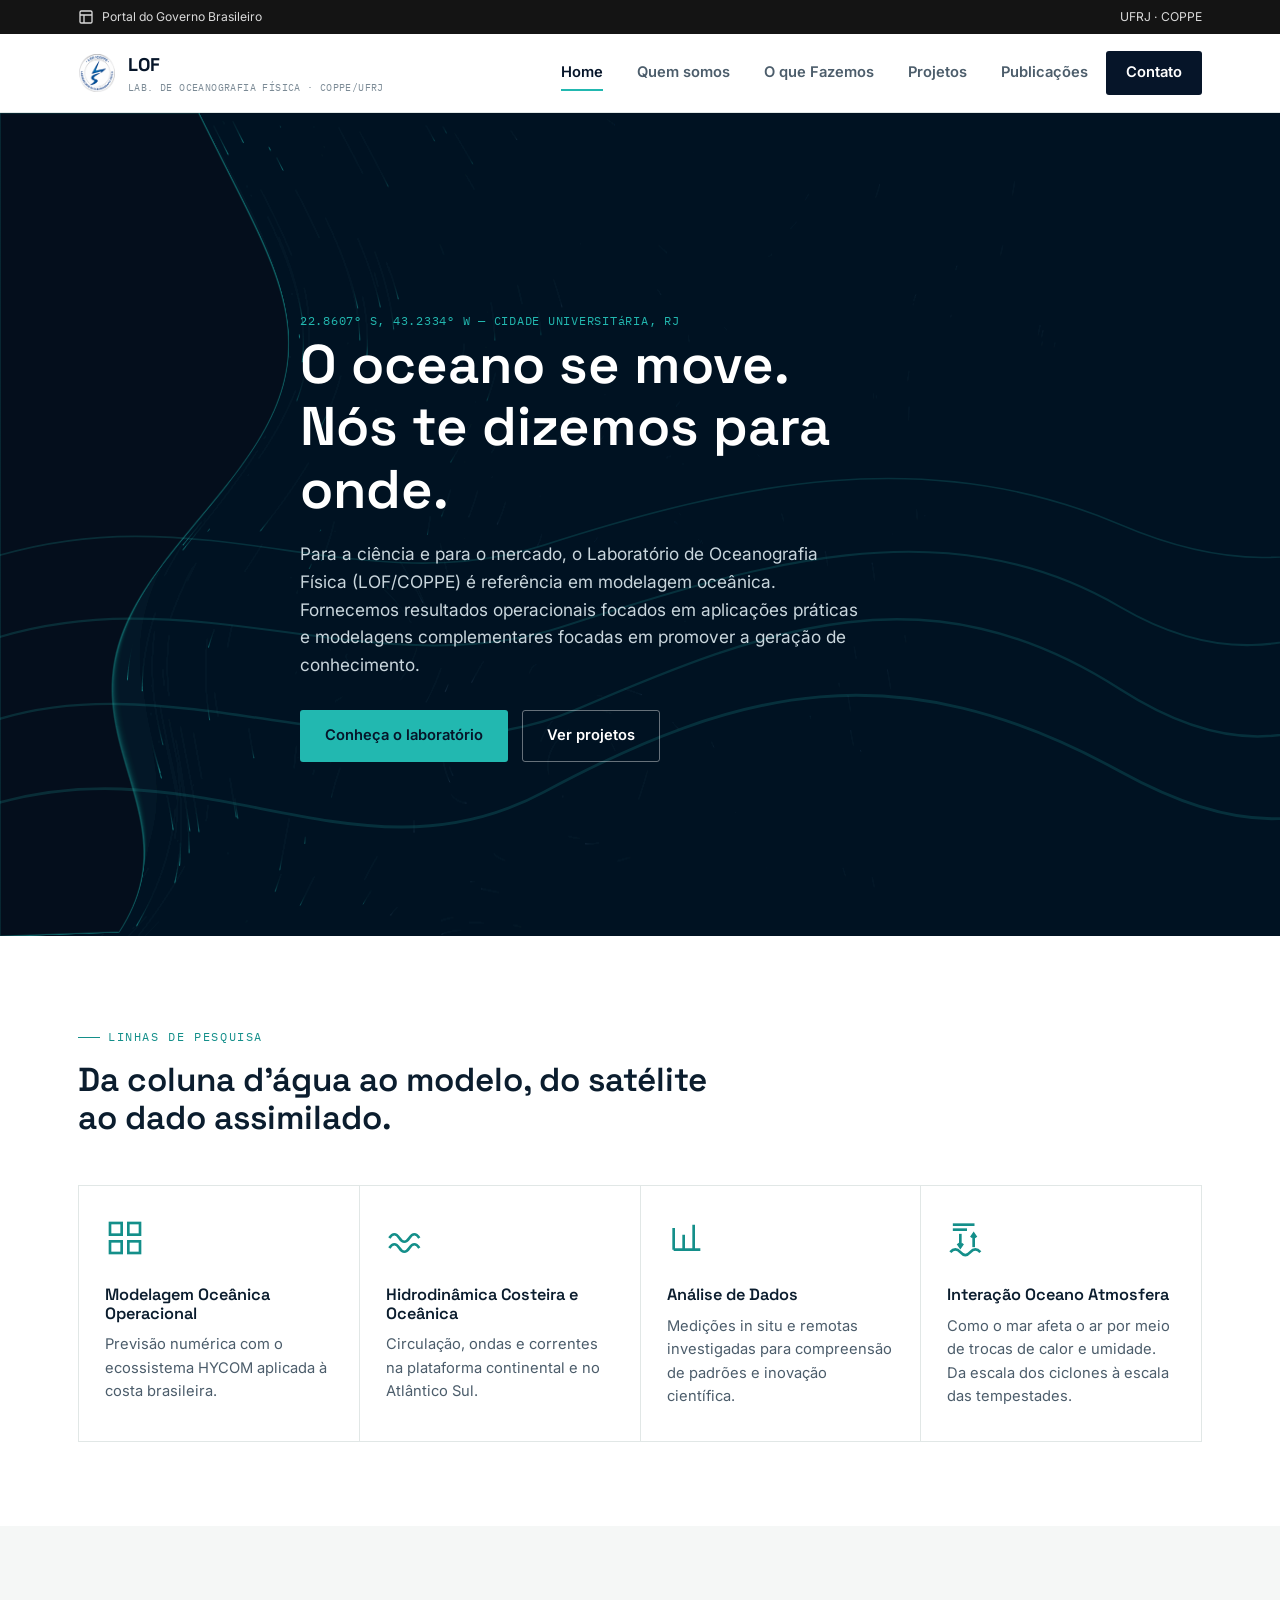
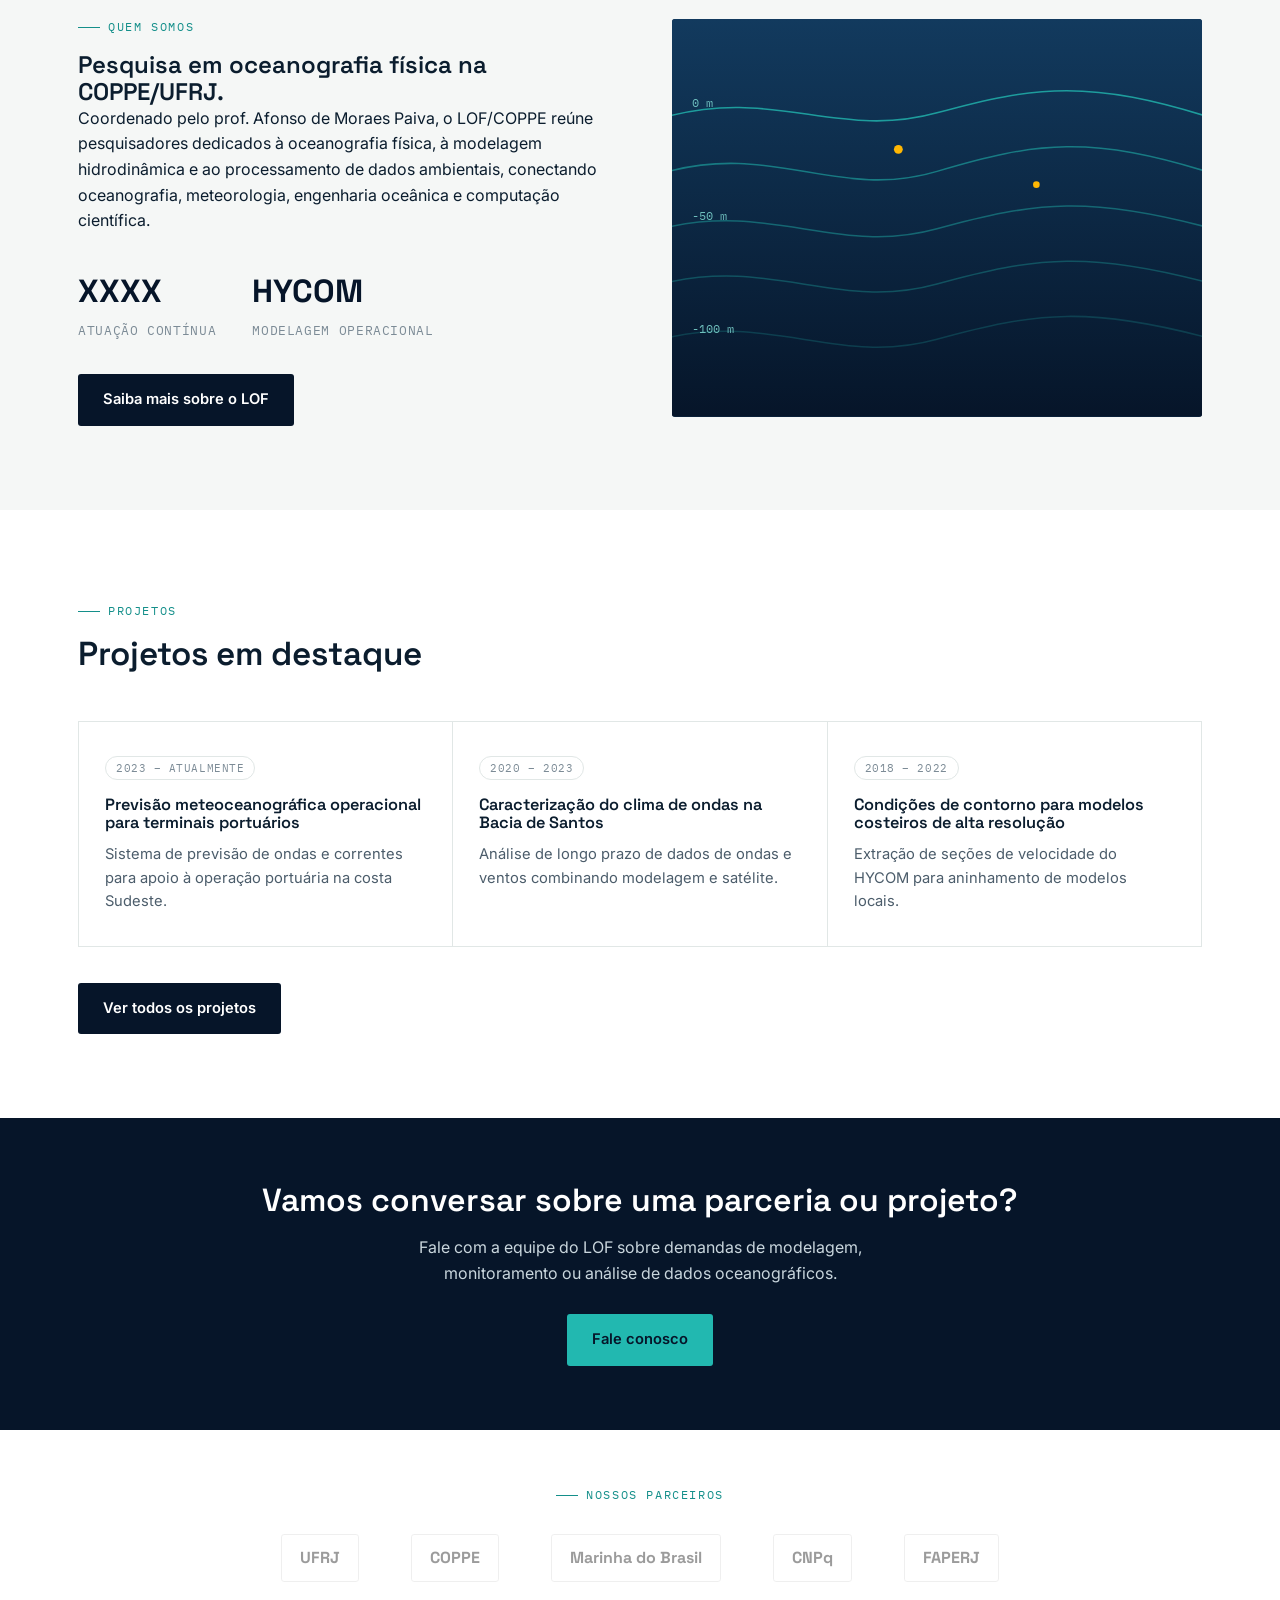
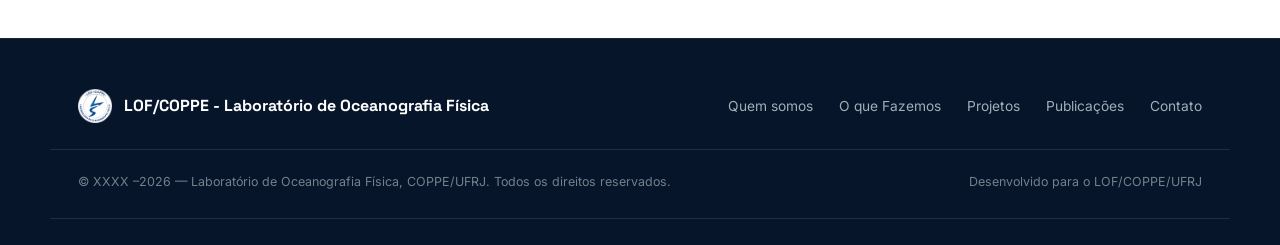
<file: index.html>
<!DOCTYPE html>
<html lang="pt-BR">
<head>
  <meta charset="UTF-8" />
  <meta name="viewport" content="width=device-width, initial-scale=1.0" />
  <link rel="icon" href="logo_lof_transparent.png" />
  <link rel="preconnect" href="https://fonts.googleapis.com">
  <link rel="preconnect" href="https://fonts.gstatic.com" crossorigin>
  <link href="https://fonts.googleapis.com/css2?family=Space+Grotesk:wght@500;600;700&family=Inter:wght@400;500;600&family=IBM+Plex+Mono:wght@400;500&display=swap" rel="stylesheet">
  <link rel="stylesheet" href="styles.css" />
  <title>LOF/COPPE - Laborat&oacute;rio de Oceanografia Física </title>
  <meta name="description" content="LOF/COPPE - Laborat&oacute;rio de Oceanografia Física da COPPE/UFRJ: hidrodinâmica costeira, modelagem HYCOM, altimetria por satélite e assimilação de dados." />
</head>
<body>
  <div class="gov-bar">
    <div class="container">
      <a href="https://www.gov.br/pt-br" target="_blank" rel="noopener">
        <svg viewBox="0 0 24 24" fill="none" stroke="currentColor" stroke-width="2"><rect x="3" y="3" width="18" height="18" rx="2"/><path d="M3 9h18M9 21V9"/></svg>
        Portal do Governo Brasileiro
      </a>
      <span>UFRJ &middot; COPPE</span>
    </div>
  </div>
  <header class="navbar">
    <div class="container">
      <a href="index.html" class="brand">
        <img src="logo_lof_transparent.png" alt="LOF/COPPE" class="mark" />
        <span>LOF<small>Lab. de Oceanografia Física &middot; COPPE/UFRJ</small></span>
      </a>
      <nav class="nav-links" id="nav-links">
        <a href="index.html" class="active">Home</a>
        <a href="quem-somos.html">Quem somos</a>
        <a href="o-que-fazemos.html">O que Fazemos</a>
        <a href="projetos.html">Projetos</a>
        <a href="publicacoes.html">Publicações</a>
        <a href="#" class="nav-cta" data-open-contact>Contato</a>
      </nav>
      <button class="menu-toggle" id="menu-toggle" aria-label="Abrir menu" aria-expanded="false">
        <span></span><span></span><span></span>
      </button>
    </div>
  </header>
  <section class="hero">
    <canvas data-current-field aria-hidden="true"></canvas>
    <svg class="contours" viewBox="0 0 800 400" preserveAspectRatio="none" xmlns="http://www.w3.org/2000/svg">
        <path d="M-20 340 C 120 300, 220 380, 340 330 S 560 260, 700 320 S 860 300, 900 330" stroke="#22b8b0" stroke-width="1.4" fill="none"/>
        <path d="M-20 300 C 100 260, 240 330, 360 290 S 580 220, 700 280 S 860 260, 900 290" stroke="#22b8b0" stroke-width="1.2" fill="none"/>
        <path d="M-20 260 C 110 220, 230 280, 350 250 S 590 190, 700 240 S 860 220, 900 250" stroke="#22b8b0" stroke-width="1" fill="none"/>
        <path d="M-20 220 C 120 180, 220 240, 340 210 S 580 160, 700 200 S 860 190, 900 210" stroke="#22b8b0" stroke-width=".8" fill="none"/>
      </svg>
    <div class="container">
      <div class="hero-inner">
        <span class="coord">22.8607&deg; S, 43.2334&deg; W &mdash; CIDADE UNIVERSITáRIA, RJ</span>
        <!-- Aqui tava "As correntes variam" antes -->
        <h1>O oceano se move.<br>Nós te dizemos para onde.</h1>
        <p class="lead">Para a ciência e para o mercado, o Laboratório de Oceanografia Física (LOF/COPPE) é referência em modelagem oceânica. Fornecemos resultados operacionais focados em aplicações práticas e modelagens complementares focadas em promover a geração de conhecimento.</p>
        <div class="btn-row">
          <a href="quem-somos.html" class="btn btn-primary">Conheça o laborat&oacute;rio</a>
          <a href="projetos.html" class="btn btn-ghost">Ver projetos</a>
        </div>
      </div>
    </div>
  </section>

  <section>
    <div class="container">
      <div class="section-head">
        <span class="eyebrow">Linhas de pesquisa</span>
        <h2>Da coluna d&rsquo;água ao modelo, do satélite ao dado assimilado.</h2>
      </div>
      <div class="grid">
        <div class="card">
          <svg class="icon" viewBox="0 0 24 24" fill="none" stroke="currentColor" stroke-width="1.6"><rect x="3" y="3" width="7" height="7"/><rect x="14" y="3" width="7" height="7"/><rect x="3" y="14" width="7" height="7"/><rect x="14" y="14" width="7" height="7"/></svg>
          <h3>Modelagem Oceânica Operacional</h3>
          <p>Previsão numérica com o ecossistema HYCOM aplicada à costa brasileira.</p>
        </div>
        <div class="card">
          <svg class="icon" viewBox="0 0 24 24" fill="none" stroke="currentColor" stroke-width="1.6"><path d="M2 12c2-3 4-3 6 0s4 3 6 0 4-3 6 0"/><path d="M2 18c2-3 4-3 6 0s4 3 6 0 4-3 6 0"/></svg>
          <h3>Hidrodinâmica Costeira e Oceânica</h3>
          <p>Circulação, ondas e correntes na plataforma continental e no Atlântico Sul.</p>
        </div>
        <div class="card">
          <svg class="icon" viewBox="0 0 24 24" fill="none" stroke="currentColor" stroke-width="1.6"><path d="M4 19V6M10 19V10M16 19V4M4 19h16"/></svg>
          <h3>Análise de Dados</h3>
          <p>Medições in situ e remotas investigadas para compreensão de padrões e inovação científica.</p>
        </div>
        <div class="card">
        <svg class="icon" viewBox="0 0 24 24" fill="none" stroke="currentColor" stroke-width="1.6">
          <path d="M3.5 4h13"/>
          <path d="M3.5 7h8.5"/>
          <path d="M8 9.5v8"/>
          <path d="M6.5 15.3 8 17.5l1.5-2.2"/>
          <path d="M16 17.5v-8"/>
          <path d="M17.5 11.7 16 9.5l-1.5 2.2"/>
          <path d="M2 20.5c2-2.3 4-2.3 6 0s4 2.3 6 0 4-2.3 6 0"/>
        </svg>          
          <h3>Interação Oceano Atmosfera</h3>
          <p>Como o mar afeta o ar por meio de trocas de calor e umidade. Da escala dos ciclones à escala das tempestades.</p>
        </div>
      </div>
    </div>
  </section>

  <section class="section-alt">
    <div class="container">
      <div class="split">
        <div>
          <span class="eyebrow">Quem somos</span>
          <h2>Pesquisa em oceanografia física na COPPE/UFRJ.</h2>
          <p>Coordenado pelo prof. Afonso de Moraes Paiva, o LOF/COPPE reúne pesquisadores dedicados à oceanografia física, à modelagem hidrodinâmica e ao processamento de dados ambientais, conectando oceanografia, meteorologia, engenharia oceânica e computação científica.</p>
          <div class="stat-row">
            <div class="stat"><b>XXXX</b><span>Atuação contínua</span></div>
            <div class="stat"><b>HYCOM</b><span>Modelagem operacional</span></div>
            <!-- <div class="stat"><b>SE</b><span>Costa Brasileira</span></div> -->
          </div>
          <div class="btn-row" style="margin-top:32px;">
            <a href="quem-somos.html" class="btn btn-dark">Saiba mais sobre o LOF</a>
          </div>
        </div>
        <div class="depth-figure"><svg viewBox="0 0 480 360" xmlns="http://www.w3.org/2000/svg">
        <defs>
          <linearGradient id="depthGrad" x1="0" y1="0" x2="0" y2="1">
            <stop offset="0" stop-color="#123a5e"/>
            <stop offset="1" stop-color="#061529"/>
          </linearGradient>
        </defs>
        <rect width="480" height="360" fill="url(#depthGrad)"/>
        <g fill="none" stroke="#22b8b0" stroke-width="1.4" opacity=".8">
          <path d="M-10 90 C 90 60,150 110,240 85 S 380 55,490 90"/>
          <path d="M-10 140 C 90 110,150 165,240 138 S 380 105,490 140" opacity=".7"/>
          <path d="M-10 190 C 90 165,150 215,240 190 S 380 160,490 190" opacity=".55"/>
          <path d="M-10 240 C 90 215,150 265,240 240 S 380 210,490 240" opacity=".4"/>
          <path d="M-10 290 C 90 265,150 315,240 290 S 380 260,490 290" opacity=".28"/>
        </g>
        <g fill="#ffb703">
          <circle cx="205" cy="118" r="4"/>
          <circle cx="330" cy="150" r="3"/>
        </g>
        <g font-family="IBM Plex Mono, monospace" font-size="11" fill="#7fd8d2" opacity=".85">
          <text x="18" y="80">0 m</text>
          <text x="18" y="182">-50 m</text>
          <text x="18" y="284">-100 m</text>
        </g>
      </svg></div>
      </div>
    </div>
  </section>

  <section>
    <div class="container">
      <div class="section-head">
        <span class="eyebrow">Projetos</span>
        <h2>Projetos em destaque</h2>
      </div>
      <div class="grid grid-3">
        <div class="card">
          <span class="tag">2023 &ndash; atualmente</span>
          <h3 style="margin-top:16px;">Previsão meteoceanográfica operacional para terminais portuários</h3>
          <p>Sistema de previsão de ondas e correntes para apoio à operação portuária na costa Sudeste.</p>
        </div>
        <div class="card">
          <span class="tag">2020 &ndash; 2023</span>
          <h3 style="margin-top:16px;">Caracterização do clima de ondas na Bacia de Santos</h3>
          <p>Análise de longo prazo de dados de ondas e ventos combinando modelagem e satélite.</p>
        </div>
        <div class="card">
          <span class="tag">2018 &ndash; 2022</span>
          <h3 style="margin-top:16px;">Condições de contorno para modelos costeiros de alta resolução</h3>
          <p>Extração de seções de velocidade do HYCOM para aninhamento de modelos locais.</p>
        </div>
      </div>
      <div class="btn-row" style="margin-top:36px;">
        <a href="projetos.html" class="btn btn-dark">Ver todos os projetos</a>
      </div>
    </div>
  </section>

  <section class="cta-band">
    <div class="container">
      <h2>Vamos conversar sobre uma parceria ou projeto?</h2>
      <p>Fale com a equipe do LOF sobre demandas de modelagem, monitoramento ou análise de dados oceanográficos.</p>
      <div class="btn-row">
        <a href="#" class="btn btn-primary" data-open-contact>Fale conosco</a>
      </div>
    </div>
  </section>

  <section class="partners">
    <div class="container">
      <span class="eyebrow">Nossos parceiros</span>
      <div class="partner-row">
        <span class="plogo">UFRJ</span>
        <span class="plogo">COPPE</span>
        <span class="plogo">Marinha do Brasil</span>
        <span class="plogo">CNPq</span>
        <span class="plogo">FAPERJ</span>
      </div>
    </div>
  </section>
  <footer class="footer">
    <div class="container">
      <a href="index.html" class="flogo">
        <img src="logo_lof_transparent.png" alt="LOF/COPPE" class="mark" />
        LOF/COPPE - Laboratório de Oceanografia Física
      </a>
      <nav class="footer-links">
        <a href="quem-somos.html">Quem somos</a>
        <a href="o-que-fazemos.html">O que Fazemos</a>
        <a href="projetos.html">Projetos</a>
        <a href="publicacoes.html">Publicações</a>
        <a href="#" data-open-contact>Contato</a>
      </nav>
    </div>
    <div class="container footer-bottom">
      <span>&copy; XXXX &ndash;<span data-year>2026</span> &mdash; Laboratório de Oceanografia Física, COPPE/UFRJ. Todos os direitos reservados.</span>
      <span>Desenvolvido para o LOF/COPPE/UFRJ</span>
    </div>
  </footer>
  <div class="drawer-backdrop" id="drawer-backdrop"></div>
  <aside class="drawer" id="contact-drawer" role="dialog" aria-modal="true" aria-labelledby="drawer-title">
    <div class="drawer-scroll">
      <div class="drawer-header">
        <h2 id="drawer-title">Fale Conosco</h2>
        <button type="button" class="drawer-close" id="drawer-close" aria-label="Fechar contato"><svg viewBox="0 0 24 24" fill="none" stroke="currentColor" stroke-width="1.8"><path d="M6 6l12 12M18 6L6 18"/></svg></button>
      </div>

      <div class="drawer-body">
        <div class="contact-line"><svg viewBox="0 0 24 24" fill="none" stroke="currentColor" stroke-width="1.8"><path d="M3 6h18v12H3z"/><path d="M3 7l9 6 9-6"/></svg><span>lof@oceanica.ufrj.br</span></div>
        <div class="contact-line"><svg viewBox="0 0 24 24" fill="none" stroke="currentColor" stroke-width="1.8"><path d="M6 3h4l2 5-2.5 1.5a11 11 0 0 0 5 5L16 12l5 2v4a2 2 0 0 1-2 2A16 16 0 0 1 4 5a2 2 0 0 1 2-2z"/></svg><span>+55 21 XXXXX-XXXX</span></div>
        <div class="contact-line"><svg viewBox="0 0 24 24" fill="none" stroke="currentColor" stroke-width="1.8"><path d="M12 21s7-7.2 7-12a7 7 0 1 0-14 0c0 4.8 7 12 7 12z"/><circle cx="12" cy="9" r="2.4"/></svg><span>Av. Athos da Silveira Ramos, Centro de Tecnologia, Bloco C, Sala 209 Mezanino &ndash; Cidade Universitária &ndash; Ilha do Fundão<br/>Rio de Janeiro / RJ &ndash; Brasil &ndash; CEP 21941-611</span></div>

        <div class="map-embed-wrap">
          <iframe class="map-embed" loading="lazy" referrerpolicy="no-referrer-when-downgrade"
            src="https://www.google.com/maps?q=COPPE+UFRJ+Cidade+Universit%C3%A1ria+Ilha+do+Fund%C3%A3o+Rio+de+Janeiro&output=embed"
            title="Mapa de localização do LOF/COPPE - Laborat&oacute;rio de Oceanografia Física"></iframe>
        </div>
        OBS: TEM QUE CRIAR O LOF NO GOOGLE MAPS.

        <div class="drawer-partners">
          <span class="eyebrow">Nossos parceiros</span>
          <div class="partner-row">
            <span class="plogo">UFRJ</span>
            <span class="plogo">COPPE</span>
            <span class="plogo">Marinha</span>
            <span class="plogo">CNPq</span>
            <span class="plogo">FAPERJ</span>
          </div>
        </div>
      </div>
    </div>
  </aside>
  <script src="script.js"></script>
</body>
</html>
</file>
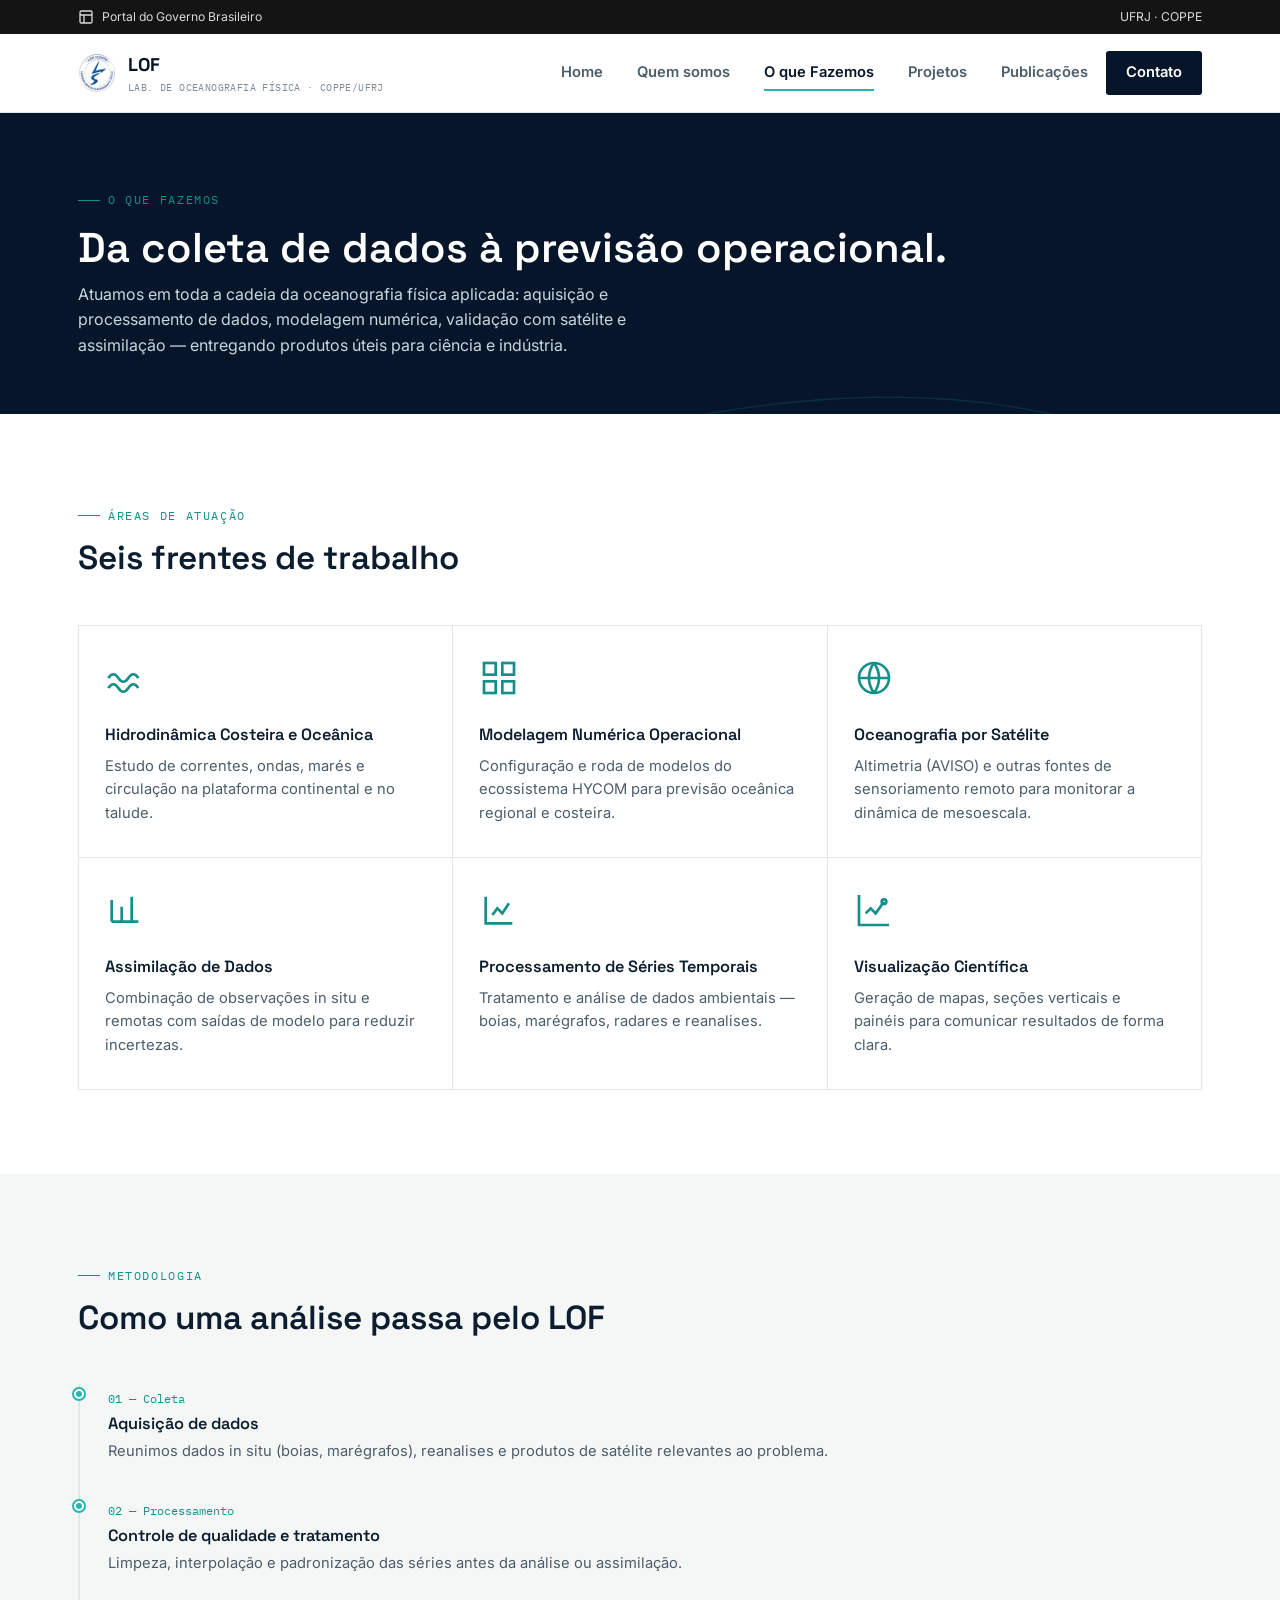
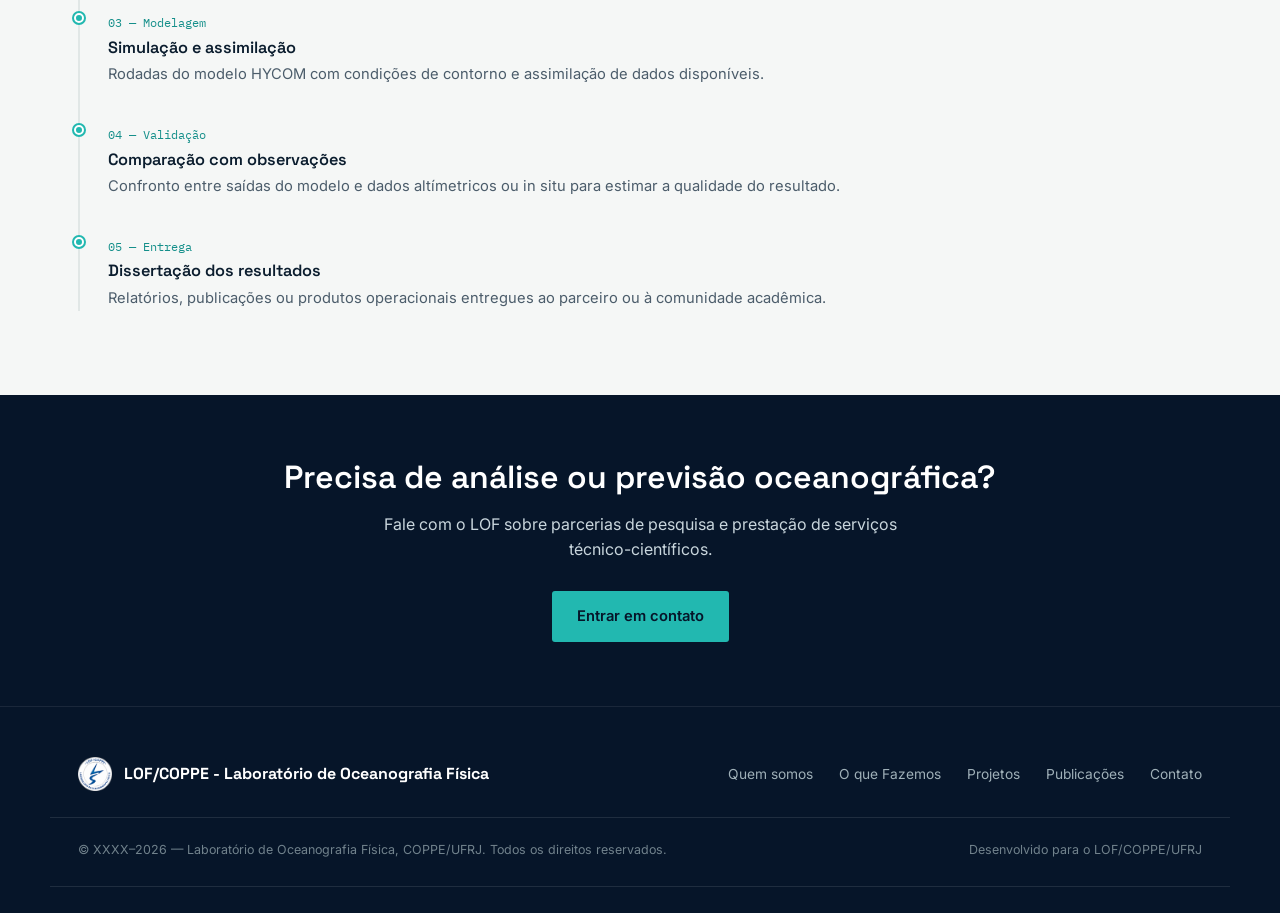
<file: o-que-fazemos.html>
<!DOCTYPE html>
<html lang="pt-BR">
<head>
  <meta charset="UTF-8" />
  <meta name="viewport" content="width=device-width, initial-scale=1.0" />
  <link rel="icon" href="logo_lof_transparent.png" />
  <link rel="preconnect" href="https://fonts.googleapis.com">
  <link rel="preconnect" href="https://fonts.gstatic.com" crossorigin>
  <link href="https://fonts.googleapis.com/css2?family=Space+Grotesk:wght@500;600;700&family=Inter:wght@400;500;600&family=IBM+Plex+Mono:wght@400;500&display=swap" rel="stylesheet">
  <link rel="stylesheet" href="styles.css" />
  <title>O que Fazemos | LOF/COPPE - Laborat&oacute;rio de Oceanografia F&iacute;sica</title>
  <meta name="description" content="&Aacute;reas de atua&ccedil;&atilde;o do LOF: hidrodin&acirc;mica costeira, modelagem HYCOM, altimetria por sat&eacute;lite, assimila&ccedil;&atilde;o de dados e mais." />
</head>
<body>
  <div class="gov-bar">
    <div class="container">
      <a href="https://www.gov.br/pt-br" target="_blank" rel="noopener">
        <svg viewBox="0 0 24 24" fill="none" stroke="currentColor" stroke-width="2"><rect x="3" y="3" width="18" height="18" rx="2"/><path d="M3 9h18M9 21V9"/></svg>
        Portal do Governo Brasileiro
      </a>
      <span>UFRJ &middot; COPPE</span>
    </div>
  </div>
  <header class="navbar">
    <div class="container">
      <a href="index.html" class="brand">
        <img src="logo_lof_transparent.png" alt="LOF/COPPE" class="mark" />
        <span>LOF<small>Lab. de Oceanografia Física &middot; COPPE/UFRJ</small></span>
      </a>
      <nav class="nav-links" id="nav-links">
        <a href="index.html">Home</a>
        <a href="quem-somos.html">Quem somos</a>
        <a href="o-que-fazemos.html" class="active">O que Fazemos</a>
        <a href="projetos.html">Projetos</a>
        <a href="publicacoes.html">Publicações</a>
        <a href="#" class="nav-cta" data-open-contact>Contato</a>
      </nav>
      <button class="menu-toggle" id="menu-toggle" aria-label="Abrir menu" aria-expanded="false">
        <span></span><span></span><span></span>
      </button>
    </div>
  </header>
  <section class="page-hero">
    <svg class="contours" viewBox="0 0 800 400" preserveAspectRatio="none" xmlns="http://www.w3.org/2000/svg">
        <path d="M-20 340 C 120 300, 220 380, 340 330 S 560 260, 700 320 S 860 300, 900 330" stroke="#22b8b0" stroke-width="1.4" fill="none"/>
        <path d="M-20 300 C 100 260, 240 330, 360 290 S 580 220, 700 280 S 860 260, 900 290" stroke="#22b8b0" stroke-width="1.2" fill="none"/>
        <path d="M-20 260 C 110 220, 230 280, 350 250 S 590 190, 700 240 S 860 220, 900 250" stroke="#22b8b0" stroke-width="1" fill="none"/>
        <path d="M-20 220 C 120 180, 220 240, 340 210 S 580 160, 700 200 S 860 190, 900 210" stroke="#22b8b0" stroke-width=".8" fill="none"/>
      </svg>
    <div class="container">
      <span class="eyebrow">O que fazemos</span>
      <h1>Da coleta de dados &agrave; previs&atilde;o operacional.</h1>
      <p>Atuamos em toda a cadeia da oceanografia f&iacute;sica aplicada: aquisi&ccedil;&atilde;o e processamento de dados, modelagem num&eacute;rica, valida&ccedil;&atilde;o com sat&eacute;lite e assimila&ccedil;&atilde;o &mdash; entregando produtos &uacute;teis para ci&ecirc;ncia e ind&uacute;stria.</p>
    </div>
  </section>

  <section>
    <div class="container">
      <div class="section-head">
        <span class="eyebrow">&Aacute;reas de atua&ccedil;&atilde;o</span>
        <h2>Seis frentes de trabalho</h2>
      </div>
      <div class="grid grid-3">
        <div class="card">
          <svg class="icon" viewBox="0 0 24 24" fill="none" stroke="currentColor" stroke-width="1.6"><path d="M2 12c2-3 4-3 6 0s4 3 6 0 4-3 6 0"/><path d="M2 18c2-3 4-3 6 0s4 3 6 0 4-3 6 0"/></svg>
          <h3>Hidrodin&acirc;mica Costeira e Oce&acirc;nica</h3>
          <p>Estudo de correntes, ondas, mar&eacute;s e circula&ccedil;&atilde;o na plataforma continental e no talude.</p>
        </div>
        <div class="card">
          <svg class="icon" viewBox="0 0 24 24" fill="none" stroke="currentColor" stroke-width="1.6"><rect x="3" y="3" width="7" height="7"/><rect x="14" y="3" width="7" height="7"/><rect x="3" y="14" width="7" height="7"/><rect x="14" y="14" width="7" height="7"/></svg>
          <h3>Modelagem Num&eacute;rica Operacional</h3>
          <p>Configura&ccedil;&atilde;o e roda de modelos do ecossistema HYCOM para previs&atilde;o oce&acirc;nica regional e costeira.</p>
        </div>
        <div class="card">
          <svg class="icon" viewBox="0 0 24 24" fill="none" stroke="currentColor" stroke-width="1.6"><circle cx="12" cy="12" r="9"/><path d="M3 12h18M12 3a15 15 0 0 1 0 18M12 3a15 15 0 0 0 0 18"/></svg>
          <h3>Oceanografia por Sat&eacute;lite</h3>
          <p>Altimetria (AVISO) e outras fontes de sensoriamento remoto para monitorar a din&acirc;mica de mesoescala.</p>
        </div>
        <div class="card">
          <svg class="icon" viewBox="0 0 24 24" fill="none" stroke="currentColor" stroke-width="1.6"><path d="M4 19V6M10 19V10M16 19V4M4 19h16"/></svg>
          <h3>Assimila&ccedil;&atilde;o de Dados</h3>
          <p>Combina&ccedil;&atilde;o de observa&ccedil;&otilde;es in situ e remotas com sa&iacute;das de modelo para reduzir incertezas.</p>
        </div>
        <div class="card">
          <svg class="icon" viewBox="0 0 24 24" fill="none" stroke="currentColor" stroke-width="1.6"><path d="M4 4v16h16"/><path d="M8 15l3-4 3 3 4-6"/></svg>
          <h3>Processamento de S&eacute;ries Temporais</h3>
          <p>Tratamento e an&aacute;lise de dados ambientais &mdash; boias, mar&eacute;grafos, radares e reanalises.</p>
        </div>
        <div class="card">
          <svg class="icon" viewBox="0 0 24 24" fill="none" stroke="currentColor" stroke-width="1.6"><path d="M3 3v18h18"/><path d="M7 14l3-3 3 3 5-7"/><circle cx="18" cy="7" r="1.4"/></svg>
          <h3>Visualiza&ccedil;&atilde;o Cient&iacute;fica</h3>
          <p>Gera&ccedil;&atilde;o de mapas, se&ccedil;&otilde;es verticais e pain&eacute;is para comunicar resultados de forma clara.</p>
        </div>
      </div>
    </div>
  </section>

  <section class="section-alt">
    <div class="container">
      <div class="section-head">
        <span class="eyebrow">Metodologia</span>
        <h2>Como uma an&aacute;lise passa pelo LOF</h2>
      </div>
      <div class="timeline">
        <div class="timeline-item">
          <span class="yr">01 &mdash; Coleta</span>
          <h4>Aquisi&ccedil;&atilde;o de dados</h4>
          <p>Reunimos dados in situ (boias, mar&eacute;grafos), reanalises e produtos de sat&eacute;lite relevantes ao problema.</p>
        </div>
        <div class="timeline-item">
          <span class="yr">02 &mdash; Processamento</span>
          <h4>Controle de qualidade e tratamento</h4>
          <p>Limpeza, interpola&ccedil;&atilde;o e padroniza&ccedil;&atilde;o das s&eacute;ries antes da an&aacute;lise ou assimila&ccedil;&atilde;o.</p>
        </div>
        <div class="timeline-item">
          <span class="yr">03 &mdash; Modelagem</span>
          <h4>Simula&ccedil;&atilde;o e assimila&ccedil;&atilde;o</h4>
          <p>Rodadas do modelo HYCOM com condi&ccedil;&otilde;es de contorno e assimila&ccedil;&atilde;o de dados dispon&iacute;veis.</p>
        </div>
        <div class="timeline-item">
          <span class="yr">04 &mdash; Valida&ccedil;&atilde;o</span>
          <h4>Compara&ccedil;&atilde;o com observa&ccedil;&otilde;es</h4>
          <p>Confronto entre sa&iacute;das do modelo e dados alt&iacute;metricos ou in situ para estimar a qualidade do resultado.</p>
        </div>
        <div class="timeline-item">
          <span class="yr">05 &mdash; Entrega</span>
          <h4>Disserta&ccedil;&atilde;o dos resultados</h4>
          <p>Relat&oacute;rios, publica&ccedil;&otilde;es ou produtos operacionais entregues ao parceiro ou &agrave; comunidade acad&ecirc;mica.</p>
        </div>
      </div>
    </div>
  </section>

  <section class="cta-band">
    <div class="container">
      <h2>Precisa de an&aacute;lise ou previs&atilde;o oceanogr&aacute;fica?</h2>
      <p>Fale com o LOF sobre parcerias de pesquisa e presta&ccedil;&atilde;o de servi&ccedil;os t&eacute;cnico-cient&iacute;ficos.</p>
      <div class="btn-row">
        <a href="#" class="btn btn-primary" data-open-contact>Entrar em contato</a>
      </div>
    </div>
  </section>
  <footer class="footer">
    <div class="container">
      <a href="index.html" class="flogo">
        <img src="logo_lof_transparent.png" alt="LOF/COPPE" class="mark" />
        LOF/COPPE - Laboratório de Oceanografia Física
      </a>
      <nav class="footer-links">
        <a href="quem-somos.html">Quem somos</a>
        <a href="o-que-fazemos.html">O que Fazemos</a>
        <a href="projetos.html">Projetos</a>
        <a href="publicacoes.html">Publicações</a>
        <a href="#" data-open-contact>Contato</a>
      </nav>
    </div>
    <div class="container footer-bottom">
      <span>&copy; XXXX&ndash;<span data-year>2026</span> &mdash; Laboratório de Oceanografia Física, COPPE/UFRJ. Todos os direitos reservados.</span>
      <span>Desenvolvido para o LOF/COPPE/UFRJ</span>
    </div>
  </footer>
  <div class="drawer-backdrop" id="drawer-backdrop"></div>
  <aside class="drawer" id="contact-drawer" role="dialog" aria-modal="true" aria-labelledby="drawer-title">
    <div class="drawer-scroll">
      <div class="drawer-header">
        <h2 id="drawer-title">Fale Conosco</h2>
        <button type="button" class="drawer-close" id="drawer-close" aria-label="Fechar contato"><svg viewBox="0 0 24 24" fill="none" stroke="currentColor" stroke-width="1.8"><path d="M6 6l12 12M18 6L6 18"/></svg></button>
      </div>

      <div class="drawer-body">
        <div class="contact-line"><svg viewBox="0 0 24 24" fill="none" stroke="currentColor" stroke-width="1.8"><path d="M3 6h18v12H3z"/><path d="M3 7l9 6 9-6"/></svg><span>lof@oceanica.ufrj.br</span></div>
        <div class="contact-line"><svg viewBox="0 0 24 24" fill="none" stroke="currentColor" stroke-width="1.8"><path d="M6 3h4l2 5-2.5 1.5a11 11 0 0 0 5 5L16 12l5 2v4a2 2 0 0 1-2 2A16 16 0 0 1 4 5a2 2 0 0 1 2-2z"/></svg><span>+55 21 3938-XXXX</span></div>
        <div class="contact-line"><svg viewBox="0 0 24 24" fill="none" stroke="currentColor" stroke-width="1.8"><path d="M12 21s7-7.2 7-12a7 7 0 1 0-14 0c0 4.8 7 12 7 12z"/><circle cx="12" cy="9" r="2.4"/></svg><span>Av. Athos da Silveira Ramos, Centro de Tecnologia &ndash; Cidade Universit&aacute;ria &ndash; Ilha do Fund&atilde;o<br/>Rio de Janeiro / RJ &ndash; Brasil &ndash; 21.941-611</span></div>
        <p class="drawer-note">*Atualize telefone, sala/bloco e e-mail com os dados oficiais do LOF.</p>

        <form id="contact-form" novalidate>
          <div class="form-row">
            <label for="f-name">Nome</label>
            <input type="text" id="f-name" name="name" placeholder="Seu nome completo" required />
          </div>
          <div class="form-row">
            <label for="f-email">E-mail</label>
            <input type="email" id="f-email" name="email" placeholder="voce@exemplo.com" required />
          </div>
          <div class="form-row">
            <label for="f-subject">Assunto</label>
            <input type="text" id="f-subject" name="subject" placeholder="Sobre o que voc&ecirc; quer falar?" />
          </div>
          <div class="form-row">
            <label for="f-message">Mensagem</label>
            <textarea id="f-message" name="message" rows="4" placeholder="Escreva sua mensagem" required></textarea>
          </div>
          <button type="submit" class="btn btn-primary" style="width:100%; justify-content:center;">Enviar mensagem</button>
          <p id="form-status" class="form-status" role="status" aria-live="polite"></p>
        </form>

        <div class="map-embed-wrap">
          <iframe class="map-embed" loading="lazy" referrerpolicy="no-referrer-when-downgrade"
            src="https://www.google.com/maps?q=COPPE+UFRJ+Cidade+Universit%C3%A1ria+Ilha+do+Fund%C3%A3o+Rio+de+Janeiro&output=embed"
            title="Mapa de localiza&ccedil;&atilde;o do LOF/COPPE - Laborat&oacute;rio de Oceanografia F&iacute;sica"></iframe>
        </div>

        <div class="drawer-partners">
          <span class="eyebrow">Nossos parceiros</span>
          <div class="partner-row">
            <span class="plogo">UFRJ</span>
            <span class="plogo">COPPE</span>
            <span class="plogo">Marinha</span>
            <span class="plogo">CNPq</span>
            <span class="plogo">FAPERJ</span>
          </div>
        </div>
      </div>
    </div>
  </aside>
  <script src="script.js"></script>
</body>
</html>
</file>
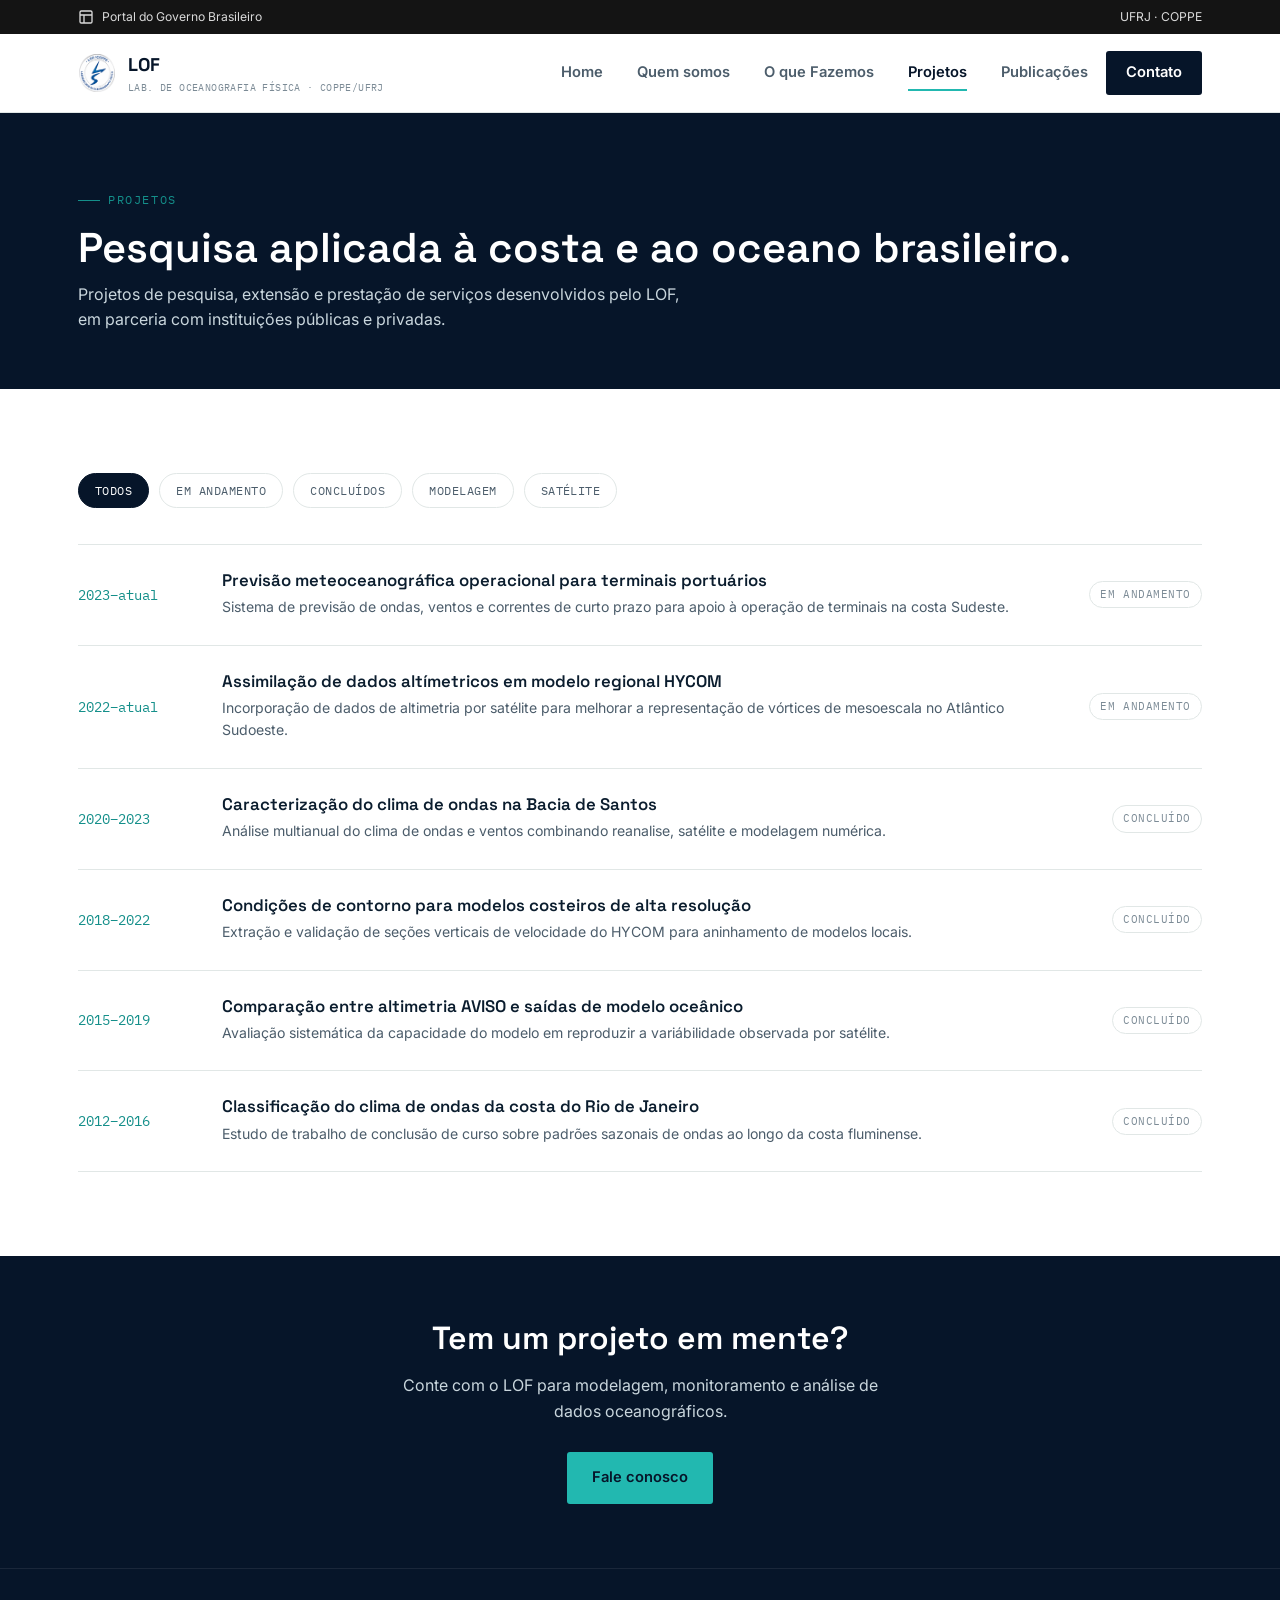
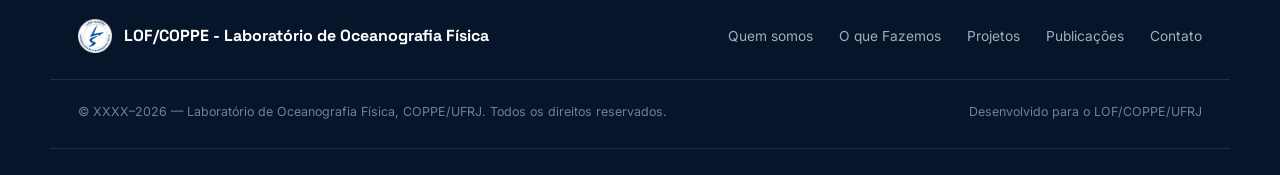
<file: projetos.html>
<!DOCTYPE html>
<html lang="pt-BR">
<head>
  <meta charset="UTF-8" />
  <meta name="viewport" content="width=device-width, initial-scale=1.0" />
  <link rel="icon" href="logo_lof_transparent.png" />
  <link rel="preconnect" href="https://fonts.googleapis.com">
  <link rel="preconnect" href="https://fonts.gstatic.com" crossorigin>
  <link href="https://fonts.googleapis.com/css2?family=Space+Grotesk:wght@500;600;700&family=Inter:wght@400;500;600&family=IBM+Plex+Mono:wght@400;500&display=swap" rel="stylesheet">
  <link rel="stylesheet" href="styles.css" />
  <title>Projetos | LOF/COPPE - Laborat&oacute;rio de Oceanografia F&iacute;sica</title>
  <meta name="description" content="Projetos de pesquisa, extens&atilde;o e servi&ccedil;os do LOF em hidrodin&acirc;mica costeira, modelagem HYCOM e oceanografia por sat&eacute;lite." />
</head>
<body>
  <div class="gov-bar">
    <div class="container">
      <a href="https://www.gov.br/pt-br" target="_blank" rel="noopener">
        <svg viewBox="0 0 24 24" fill="none" stroke="currentColor" stroke-width="2"><rect x="3" y="3" width="18" height="18" rx="2"/><path d="M3 9h18M9 21V9"/></svg>
        Portal do Governo Brasileiro
      </a>
      <span>UFRJ &middot; COPPE</span>
    </div>
  </div>
  <header class="navbar">
    <div class="container">
      <a href="index.html" class="brand">
        <img src="logo_lof_transparent.png" alt="LOF/COPPE" class="mark" />
        <span>LOF<small>Lab. de Oceanografia Física &middot; COPPE/UFRJ</small></span>
      </a>
      <nav class="nav-links" id="nav-links">
        <a href="index.html">Home</a>
        <a href="quem-somos.html">Quem somos</a>
        <a href="o-que-fazemos.html">O que Fazemos</a>
        <a href="projetos.html" class="active">Projetos</a>
        <a href="publicacoes.html">Publicações</a>
        <a href="#" class="nav-cta" data-open-contact>Contato</a>
      </nav>
      <button class="menu-toggle" id="menu-toggle" aria-label="Abrir menu" aria-expanded="false">
        <span></span><span></span><span></span>
      </button>
    </div>
  </header>
  <section class="page-hero">
    <svg class="contours" viewBox="0 0 800 400" preserveAspectRatio="none" xmlns="http://www.w3.org/2000/svg">
        <path d="M-20 340 C 120 300, 220 380, 340 330 S 560 260, 700 320 S 860 300, 900 330" stroke="#22b8b0" stroke-width="1.4" fill="none"/>
        <path d="M-20 300 C 100 260, 240 330, 360 290 S 580 220, 700 280 S 860 260, 900 290" stroke="#22b8b0" stroke-width="1.2" fill="none"/>
        <path d="M-20 260 C 110 220, 230 280, 350 250 S 590 190, 700 240 S 860 220, 900 250" stroke="#22b8b0" stroke-width="1" fill="none"/>
        <path d="M-20 220 C 120 180, 220 240, 340 210 S 580 160, 700 200 S 860 190, 900 210" stroke="#22b8b0" stroke-width=".8" fill="none"/>
      </svg>
    <div class="container">
      <span class="eyebrow">Projetos</span>
      <h1>Pesquisa aplicada &agrave; costa e ao oceano brasileiro.</h1>
      <p>Projetos de pesquisa, extens&atilde;o e presta&ccedil;&atilde;o de servi&ccedil;os desenvolvidos pelo LOF, em parceria com institui&ccedil;&otilde;es p&uacute;blicas e privadas.</p>
    </div>
  </section>

  <section>
    <div class="container">
      <div class="filter-row">
        <button class="filter-btn active" data-filter="todos">Todos</button>
        <button class="filter-btn" data-filter="andamento">Em andamento</button>
        <button class="filter-btn" data-filter="concluido">Conclu&iacute;dos</button>
        <button class="filter-btn" data-filter="modelagem">Modelagem</button>
        <button class="filter-btn" data-filter="satelite">Sat&eacute;lite</button>
      </div>

      <div class="project-list">
        <div class="project-row" data-tags="andamento modelagem">
          <span class="yr">2023&ndash;atual</span>
          <div>
            <h4>Previs&atilde;o meteoceanogr&aacute;fica operacional para terminais portu&aacute;rios</h4>
            <p>Sistema de previs&atilde;o de ondas, ventos e correntes de curto prazo para apoio &agrave; opera&ccedil;&atilde;o de terminais na costa Sudeste.</p>
          </div>
          <span class="tag">Em andamento</span>
        </div>

        <div class="project-row" data-tags="andamento modelagem">
          <span class="yr">2022&ndash;atual</span>
          <div>
            <h4>Assimila&ccedil;&atilde;o de dados alt&iacute;metricos em modelo regional HYCOM</h4>
            <p>Incorpora&ccedil;&atilde;o de dados de altimetria por sat&eacute;lite para melhorar a representa&ccedil;&atilde;o de v&oacute;rtices de mesoescala no Atl&acirc;ntico Sudoeste.</p>
          </div>
          <span class="tag">Em andamento</span>
        </div>

        <div class="project-row" data-tags="concluido satelite">
          <span class="yr">2020&ndash;2023</span>
          <div>
            <h4>Caracteriza&ccedil;&atilde;o do clima de ondas na Bacia de Santos</h4>
            <p>An&aacute;lise multianual do clima de ondas e ventos combinando reanalise, sat&eacute;lite e modelagem num&eacute;rica.</p>
          </div>
          <span class="tag">Conclu&iacute;do</span>
        </div>

        <div class="project-row" data-tags="concluido modelagem">
          <span class="yr">2018&ndash;2022</span>
          <div>
            <h4>Condi&ccedil;&otilde;es de contorno para modelos costeiros de alta resolu&ccedil;&atilde;o</h4>
            <p>Extra&ccedil;&atilde;o e valida&ccedil;&atilde;o de se&ccedil;&otilde;es verticais de velocidade do HYCOM para aninhamento de modelos locais.</p>
          </div>
          <span class="tag">Conclu&iacute;do</span>
        </div>

        <div class="project-row" data-tags="concluido satelite">
          <span class="yr">2015&ndash;2019</span>
          <div>
            <h4>Compara&ccedil;&atilde;o entre altimetria AVISO e sa&iacute;das de modelo oce&acirc;nico</h4>
            <p>Avalia&ccedil;&atilde;o sistem&aacute;tica da capacidade do modelo em reproduzir a vari&aacute;bilidade observada por sat&eacute;lite.</p>
          </div>
          <span class="tag">Conclu&iacute;do</span>
        </div>

        <div class="project-row" data-tags="concluido modelagem">
          <span class="yr">2012&ndash;2016</span>
          <div>
            <h4>Classifica&ccedil;&atilde;o do clima de ondas da costa do Rio de Janeiro</h4>
            <p>Estudo de trabalho de conclus&atilde;o de curso sobre padr&otilde;es sazonais de ondas ao longo da costa fluminense.</p>
          </div>
          <span class="tag">Conclu&iacute;do</span>
        </div>
      </div>
    </div>
  </section>

  <section class="cta-band">
    <div class="container">
      <h2>Tem um projeto em mente?</h2>
      <p>Conte com o LOF para modelagem, monitoramento e an&aacute;lise de dados oceanogr&aacute;ficos.</p>
      <div class="btn-row">
        <a href="#" class="btn btn-primary" data-open-contact>Fale conosco</a>
      </div>
    </div>
  </section>
  <footer class="footer">
    <div class="container">
      <a href="index.html" class="flogo">
        <img src="logo_lof_transparent.png" alt="LOF/COPPE" class="mark" />
        LOF/COPPE - Laboratório de Oceanografia Física
      </a>
      <nav class="footer-links">
        <a href="quem-somos.html">Quem somos</a>
        <a href="o-que-fazemos.html">O que Fazemos</a>
        <a href="projetos.html">Projetos</a>
        <a href="publicacoes.html">Publicações</a>
        <a href="#" data-open-contact>Contato</a>
      </nav>
    </div>
    <div class="container footer-bottom">
      <span>&copy; XXXX&ndash;<span data-year>2026</span> &mdash; Laboratório de Oceanografia Física, COPPE/UFRJ. Todos os direitos reservados.</span>
      <span>Desenvolvido para o LOF/COPPE/UFRJ</span>
    </div>
  </footer>
  <div class="drawer-backdrop" id="drawer-backdrop"></div>
  <aside class="drawer" id="contact-drawer" role="dialog" aria-modal="true" aria-labelledby="drawer-title">
    <div class="drawer-scroll">
      <div class="drawer-header">
        <h2 id="drawer-title">Fale Conosco</h2>
        <button type="button" class="drawer-close" id="drawer-close" aria-label="Fechar contato"><svg viewBox="0 0 24 24" fill="none" stroke="currentColor" stroke-width="1.8"><path d="M6 6l12 12M18 6L6 18"/></svg></button>
      </div>

      <div class="drawer-body">
        <div class="contact-line"><svg viewBox="0 0 24 24" fill="none" stroke="currentColor" stroke-width="1.8"><path d="M3 6h18v12H3z"/><path d="M3 7l9 6 9-6"/></svg><span>lof@oceanica.ufrj.br</span></div>
        <div class="contact-line"><svg viewBox="0 0 24 24" fill="none" stroke="currentColor" stroke-width="1.8"><path d="M6 3h4l2 5-2.5 1.5a11 11 0 0 0 5 5L16 12l5 2v4a2 2 0 0 1-2 2A16 16 0 0 1 4 5a2 2 0 0 1 2-2z"/></svg><span>+55 21 3938-XXXX</span></div>
        <div class="contact-line"><svg viewBox="0 0 24 24" fill="none" stroke="currentColor" stroke-width="1.8"><path d="M12 21s7-7.2 7-12a7 7 0 1 0-14 0c0 4.8 7 12 7 12z"/><circle cx="12" cy="9" r="2.4"/></svg><span>Av. Athos da Silveira Ramos, Centro de Tecnologia &ndash; Cidade Universit&aacute;ria &ndash; Ilha do Fund&atilde;o<br/>Rio de Janeiro / RJ &ndash; Brasil &ndash; 21.941-611</span></div>
        <p class="drawer-note">*Atualize telefone, sala/bloco e e-mail com os dados oficiais do LOF.</p>

        <form id="contact-form" novalidate>
          <div class="form-row">
            <label for="f-name">Nome</label>
            <input type="text" id="f-name" name="name" placeholder="Seu nome completo" required />
          </div>
          <div class="form-row">
            <label for="f-email">E-mail</label>
            <input type="email" id="f-email" name="email" placeholder="voce@exemplo.com" required />
          </div>
          <div class="form-row">
            <label for="f-subject">Assunto</label>
            <input type="text" id="f-subject" name="subject" placeholder="Sobre o que voc&ecirc; quer falar?" />
          </div>
          <div class="form-row">
            <label for="f-message">Mensagem</label>
            <textarea id="f-message" name="message" rows="4" placeholder="Escreva sua mensagem" required></textarea>
          </div>
          <button type="submit" class="btn btn-primary" style="width:100%; justify-content:center;">Enviar mensagem</button>
          <p id="form-status" class="form-status" role="status" aria-live="polite"></p>
        </form>

        <div class="map-embed-wrap">
          <iframe class="map-embed" loading="lazy" referrerpolicy="no-referrer-when-downgrade"
            src="https://www.google.com/maps?q=COPPE+UFRJ+Cidade+Universit%C3%A1ria+Ilha+do+Fund%C3%A3o+Rio+de+Janeiro&output=embed"
            title="Mapa de localiza&ccedil;&atilde;o do LOF/COPPE - Laborat&oacute;rio de Oceanografia F&iacute;sica"></iframe>
        </div>

        <div class="drawer-partners">
          <span class="eyebrow">Nossos parceiros</span>
          <div class="partner-row">
            <span class="plogo">UFRJ</span>
            <span class="plogo">COPPE</span>
            <span class="plogo">Marinha</span>
            <span class="plogo">CNPq</span>
            <span class="plogo">FAPERJ</span>
          </div>
        </div>
      </div>
    </div>
  </aside>
  <script src="script.js"></script>
</body>
</html>
</file>
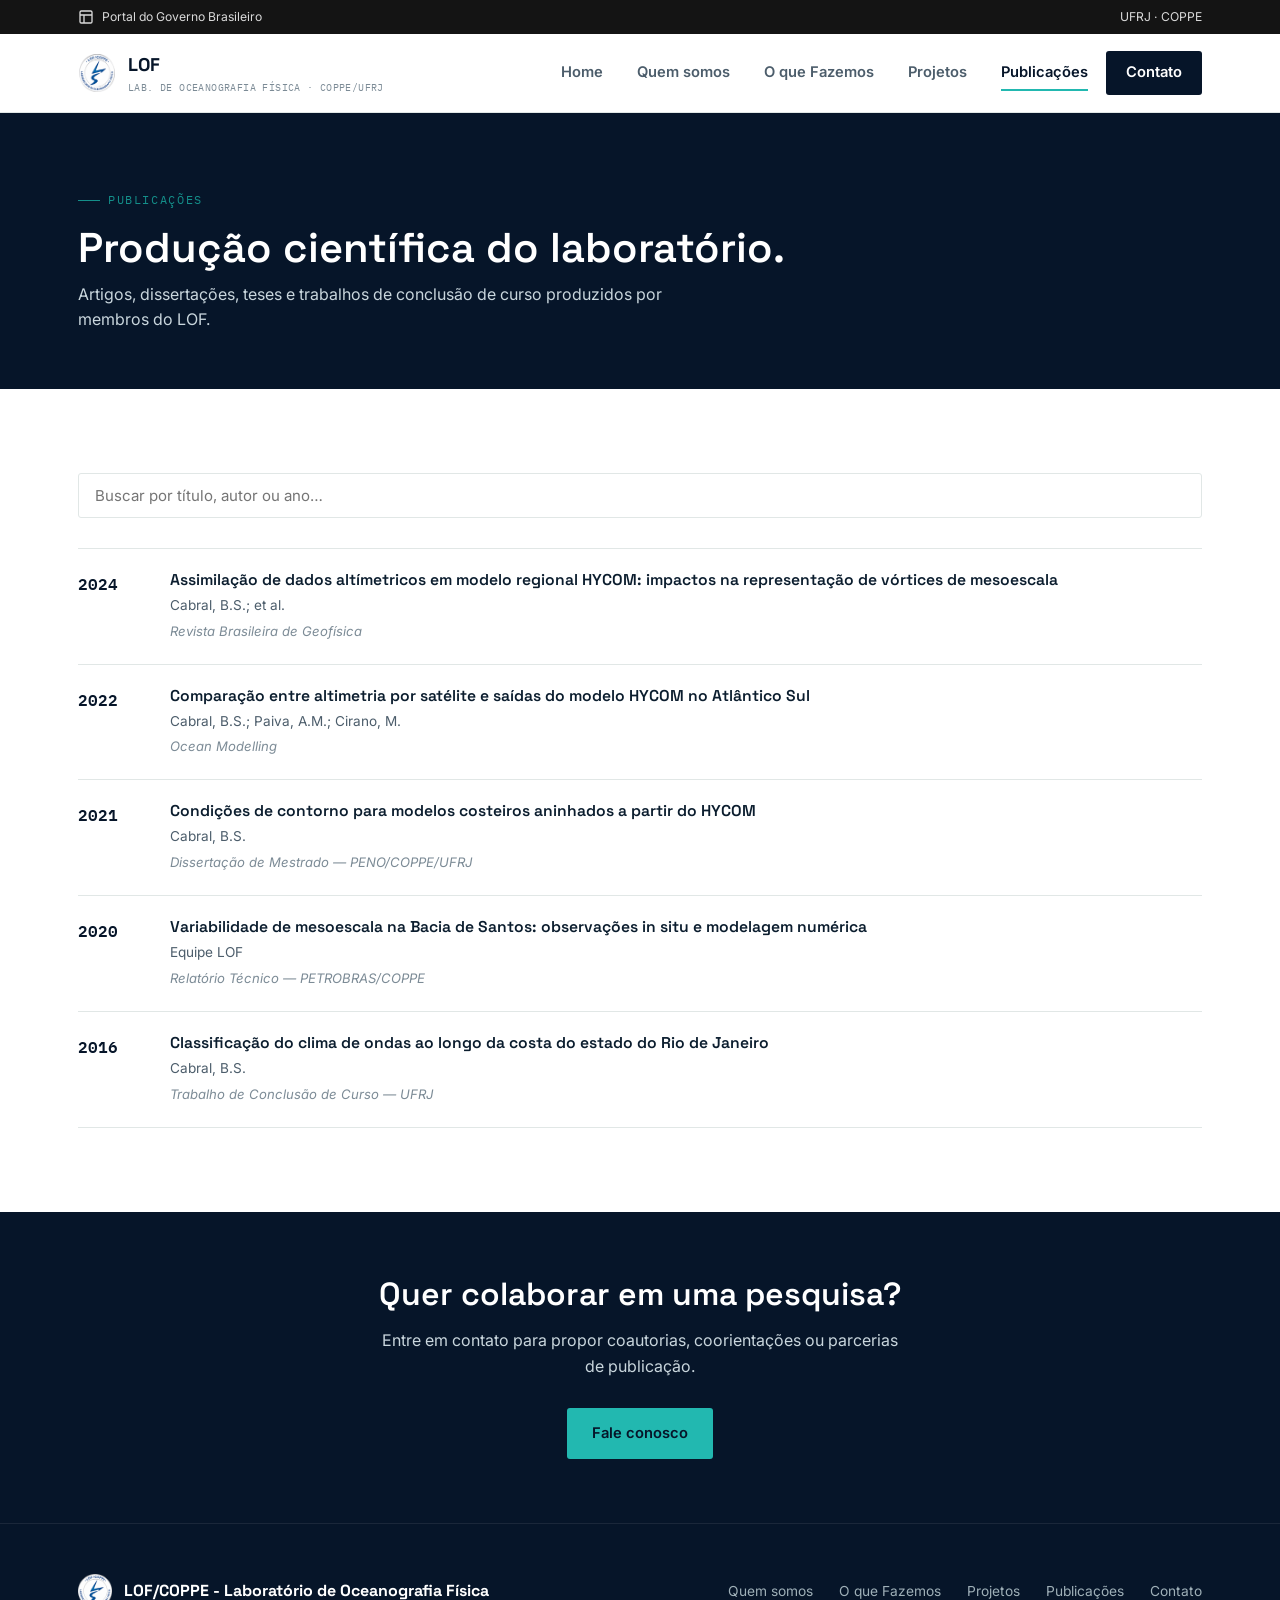
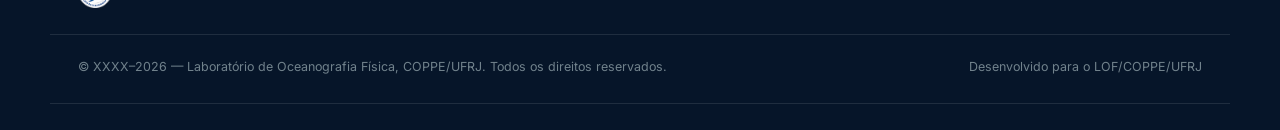
<file: publicacoes.html>
<!DOCTYPE html>
<html lang="pt-BR">
<head>
  <meta charset="UTF-8" />
  <meta name="viewport" content="width=device-width, initial-scale=1.0" />
  <link rel="icon" href="logo_lof_transparent.png" />
  <link rel="preconnect" href="https://fonts.googleapis.com">
  <link rel="preconnect" href="https://fonts.gstatic.com" crossorigin>
  <link href="https://fonts.googleapis.com/css2?family=Space+Grotesk:wght@500;600;700&family=Inter:wght@400;500;600&family=IBM+Plex+Mono:wght@400;500&display=swap" rel="stylesheet">
  <link rel="stylesheet" href="styles.css" />
  <title>Publica&ccedil;&otilde;es | LOF/COPPE - Laborat&oacute;rio de Oceanografia F&iacute;sica</title>
  <meta name="description" content="Artigos, disserta&ccedil;&otilde;es e trabalhos publicados por membros do LOF, Laborat&oacute;rio de Oceanografia F&iacute;sica da COPPE/UFRJ." />
</head>
<body>
  <div class="gov-bar">
    <div class="container">
      <a href="https://www.gov.br/pt-br" target="_blank" rel="noopener">
        <svg viewBox="0 0 24 24" fill="none" stroke="currentColor" stroke-width="2"><rect x="3" y="3" width="18" height="18" rx="2"/><path d="M3 9h18M9 21V9"/></svg>
        Portal do Governo Brasileiro
      </a>
      <span>UFRJ &middot; COPPE</span>
    </div>
  </div>
  <header class="navbar">
    <div class="container">
      <a href="index.html" class="brand">
        <img src="logo_lof_transparent.png" alt="LOF/COPPE" class="mark" />
        <span>LOF<small>Lab. de Oceanografia Física &middot; COPPE/UFRJ</small></span>
      </a>
      <nav class="nav-links" id="nav-links">
        <a href="index.html">Home</a>
        <a href="quem-somos.html">Quem somos</a>
        <a href="o-que-fazemos.html">O que Fazemos</a>
        <a href="projetos.html">Projetos</a>
        <a href="publicacoes.html" class="active">Publicações</a>
        <a href="#" class="nav-cta" data-open-contact>Contato</a>
      </nav>
      <button class="menu-toggle" id="menu-toggle" aria-label="Abrir menu" aria-expanded="false">
        <span></span><span></span><span></span>
      </button>
    </div>
  </header>
  <section class="page-hero">
    <svg class="contours" viewBox="0 0 800 400" preserveAspectRatio="none" xmlns="http://www.w3.org/2000/svg">
        <path d="M-20 340 C 120 300, 220 380, 340 330 S 560 260, 700 320 S 860 300, 900 330" stroke="#22b8b0" stroke-width="1.4" fill="none"/>
        <path d="M-20 300 C 100 260, 240 330, 360 290 S 580 220, 700 280 S 860 260, 900 290" stroke="#22b8b0" stroke-width="1.2" fill="none"/>
        <path d="M-20 260 C 110 220, 230 280, 350 250 S 590 190, 700 240 S 860 220, 900 250" stroke="#22b8b0" stroke-width="1" fill="none"/>
        <path d="M-20 220 C 120 180, 220 240, 340 210 S 580 160, 700 200 S 860 190, 900 210" stroke="#22b8b0" stroke-width=".8" fill="none"/>
      </svg>
    <div class="container">
      <span class="eyebrow">Publica&ccedil;&otilde;es</span>
      <h1>Produ&ccedil;&atilde;o cient&iacute;fica do laborat&oacute;rio.</h1>
      <p>Artigos, disserta&ccedil;&otilde;es, teses e trabalhos de conclus&atilde;o de curso produzidos por membros do LOF.</p>
    </div>
  </section>

  <section>
    <div class="container">
      <div class="pub-search">
        <input type="search" id="pub-search-input" placeholder="Buscar por t&iacute;tulo, autor ou ano&hellip;" aria-label="Buscar publica&ccedil;&otilde;es" />
      </div>

      <div class="pub-list">
        <div class="pub-item" data-search="assimilação de dados altimétricos em modelo regional hycom cabral 2024 revista brasileira de geofísica">
          <span class="yr">2024</span>
          <div>
            <h4>Assimila&ccedil;&atilde;o de dados alt&iacute;metricos em modelo regional HYCOM: impactos na representa&ccedil;&atilde;o de v&oacute;rtices de mesoescala</h4>
            <div class="authors">Cabral, B.S.; et al.</div>
            <div class="venue">Revista Brasileira de Geof&iacute;sica</div>
          </div>
        </div>

        <div class="pub-item" data-search="comparação entre altimetria por satélite e modelo oceânico hycom no atlântico sul cabral paiva cirano 2022 ocean modelling">
          <span class="yr">2022</span>
          <div>
            <h4>Compara&ccedil;&atilde;o entre altimetria por sat&eacute;lite e sa&iacute;das do modelo HYCOM no Atl&acirc;ntico Sul</h4>
            <div class="authors">Cabral, B.S.; Paiva, A.M.; Cirano, M.</div>
            <div class="venue">Ocean Modelling</div>
          </div>
        </div>

        <div class="pub-item" data-search="condições de contorno para modelos costeiros aninhados a partir do hycom dissertação mestrado coppe ufrj 2021">
          <span class="yr">2021</span>
          <div>
            <h4>Condi&ccedil;&otilde;es de contorno para modelos costeiros aninhados a partir do HYCOM</h4>
            <div class="authors">Cabral, B.S.</div>
            <div class="venue">Disserta&ccedil;&atilde;o de Mestrado &mdash; PENO/COPPE/UFRJ</div>
          </div>
        </div>

        <div class="pub-item" data-search="variabilidade de mesoescala na bacia de santos observações in situ e modelagem petrobras coppe 2020">
          <span class="yr">2020</span>
          <div>
            <h4>Variabilidade de mesoescala na Bacia de Santos: observa&ccedil;&otilde;es in situ e modelagem num&eacute;rica</h4>
            <div class="authors">Equipe LOF</div>
            <div class="venue">Relat&oacute;rio T&eacute;cnico &mdash; PETROBRAS/COPPE</div>
          </div>
        </div>

        <div class="pub-item" data-search="classificação do clima de ondas ao longo da costa do rio de janeiro tcc graduação ufrj 2016">
          <span class="yr">2016</span>
          <div>
            <h4>Classifica&ccedil;&atilde;o do clima de ondas ao longo da costa do estado do Rio de Janeiro</h4>
            <div class="authors">Cabral, B.S.</div>
            <div class="venue">Trabalho de Conclus&atilde;o de Curso &mdash; UFRJ</div>
          </div>
        </div>
      </div>
      <p class="pub-empty">Nenhuma publica&ccedil;&atilde;o encontrada para essa busca.</p>
    </div>
  </section>

  <section class="cta-band">
    <div class="container">
      <h2>Quer colaborar em uma pesquisa?</h2>
      <p>Entre em contato para propor coautorias, coorienta&ccedil;&otilde;es ou parcerias de publica&ccedil;&atilde;o.</p>
      <div class="btn-row">
        <a href="#" class="btn btn-primary" data-open-contact>Fale conosco</a>
      </div>
    </div>
  </section>
  <footer class="footer">
    <div class="container">
      <a href="index.html" class="flogo">
        <img src="logo_lof_transparent.png" alt="LOF/COPPE" class="mark" />
        LOF/COPPE - Laboratório de Oceanografia Física
      </a>
      <nav class="footer-links">
        <a href="quem-somos.html">Quem somos</a>
        <a href="o-que-fazemos.html">O que Fazemos</a>
        <a href="projetos.html">Projetos</a>
        <a href="publicacoes.html">Publicações</a>
        <a href="#" data-open-contact>Contato</a>
      </nav>
    </div>
    <div class="container footer-bottom">
      <span>&copy; XXXX&ndash;<span data-year>2026</span> &mdash; Laboratório de Oceanografia Física, COPPE/UFRJ. Todos os direitos reservados.</span>
      <span>Desenvolvido para o LOF/COPPE/UFRJ</span>
    </div>
  </footer>
  <div class="drawer-backdrop" id="drawer-backdrop"></div>
  <aside class="drawer" id="contact-drawer" role="dialog" aria-modal="true" aria-labelledby="drawer-title">
    <div class="drawer-scroll">
      <div class="drawer-header">
        <h2 id="drawer-title">Fale Conosco</h2>
        <button type="button" class="drawer-close" id="drawer-close" aria-label="Fechar contato"><svg viewBox="0 0 24 24" fill="none" stroke="currentColor" stroke-width="1.8"><path d="M6 6l12 12M18 6L6 18"/></svg></button>
      </div>

      <div class="drawer-body">
        <div class="contact-line"><svg viewBox="0 0 24 24" fill="none" stroke="currentColor" stroke-width="1.8"><path d="M3 6h18v12H3z"/><path d="M3 7l9 6 9-6"/></svg><span>lof@oceanica.ufrj.br</span></div>
        <div class="contact-line"><svg viewBox="0 0 24 24" fill="none" stroke="currentColor" stroke-width="1.8"><path d="M6 3h4l2 5-2.5 1.5a11 11 0 0 0 5 5L16 12l5 2v4a2 2 0 0 1-2 2A16 16 0 0 1 4 5a2 2 0 0 1 2-2z"/></svg><span>+55 21 3938-XXXX</span></div>
        <div class="contact-line"><svg viewBox="0 0 24 24" fill="none" stroke="currentColor" stroke-width="1.8"><path d="M12 21s7-7.2 7-12a7 7 0 1 0-14 0c0 4.8 7 12 7 12z"/><circle cx="12" cy="9" r="2.4"/></svg><span>Av. Athos da Silveira Ramos, Centro de Tecnologia &ndash; Cidade Universit&aacute;ria &ndash; Ilha do Fund&atilde;o<br/>Rio de Janeiro / RJ &ndash; Brasil &ndash; 21.941-611</span></div>
        <p class="drawer-note">*Atualize telefone, sala/bloco e e-mail com os dados oficiais do LOF.</p>

        <form id="contact-form" novalidate>
          <div class="form-row">
            <label for="f-name">Nome</label>
            <input type="text" id="f-name" name="name" placeholder="Seu nome completo" required />
          </div>
          <div class="form-row">
            <label for="f-email">E-mail</label>
            <input type="email" id="f-email" name="email" placeholder="voce@exemplo.com" required />
          </div>
          <div class="form-row">
            <label for="f-subject">Assunto</label>
            <input type="text" id="f-subject" name="subject" placeholder="Sobre o que voc&ecirc; quer falar?" />
          </div>
          <div class="form-row">
            <label for="f-message">Mensagem</label>
            <textarea id="f-message" name="message" rows="4" placeholder="Escreva sua mensagem" required></textarea>
          </div>
          <button type="submit" class="btn btn-primary" style="width:100%; justify-content:center;">Enviar mensagem</button>
          <p id="form-status" class="form-status" role="status" aria-live="polite"></p>
        </form>

        <div class="map-embed-wrap">
          <iframe class="map-embed" loading="lazy" referrerpolicy="no-referrer-when-downgrade"
            src="https://www.google.com/maps?q=COPPE+UFRJ+Cidade+Universit%C3%A1ria+Ilha+do+Fund%C3%A3o+Rio+de+Janeiro&output=embed"
            title="Mapa de localiza&ccedil;&atilde;o do LOF/COPPE - Laborat&oacute;rio de Oceanografia F&iacute;sica"></iframe>
        </div>

        <div class="drawer-partners">
          <span class="eyebrow">Nossos parceiros</span>
          <div class="partner-row">
            <span class="plogo">UFRJ</span>
            <span class="plogo">COPPE</span>
            <span class="plogo">Marinha</span>
            <span class="plogo">CNPq</span>
            <span class="plogo">FAPERJ</span>
          </div>
        </div>
      </div>
    </div>
  </aside>
  <script src="script.js"></script>
</body>
</html>
</file>
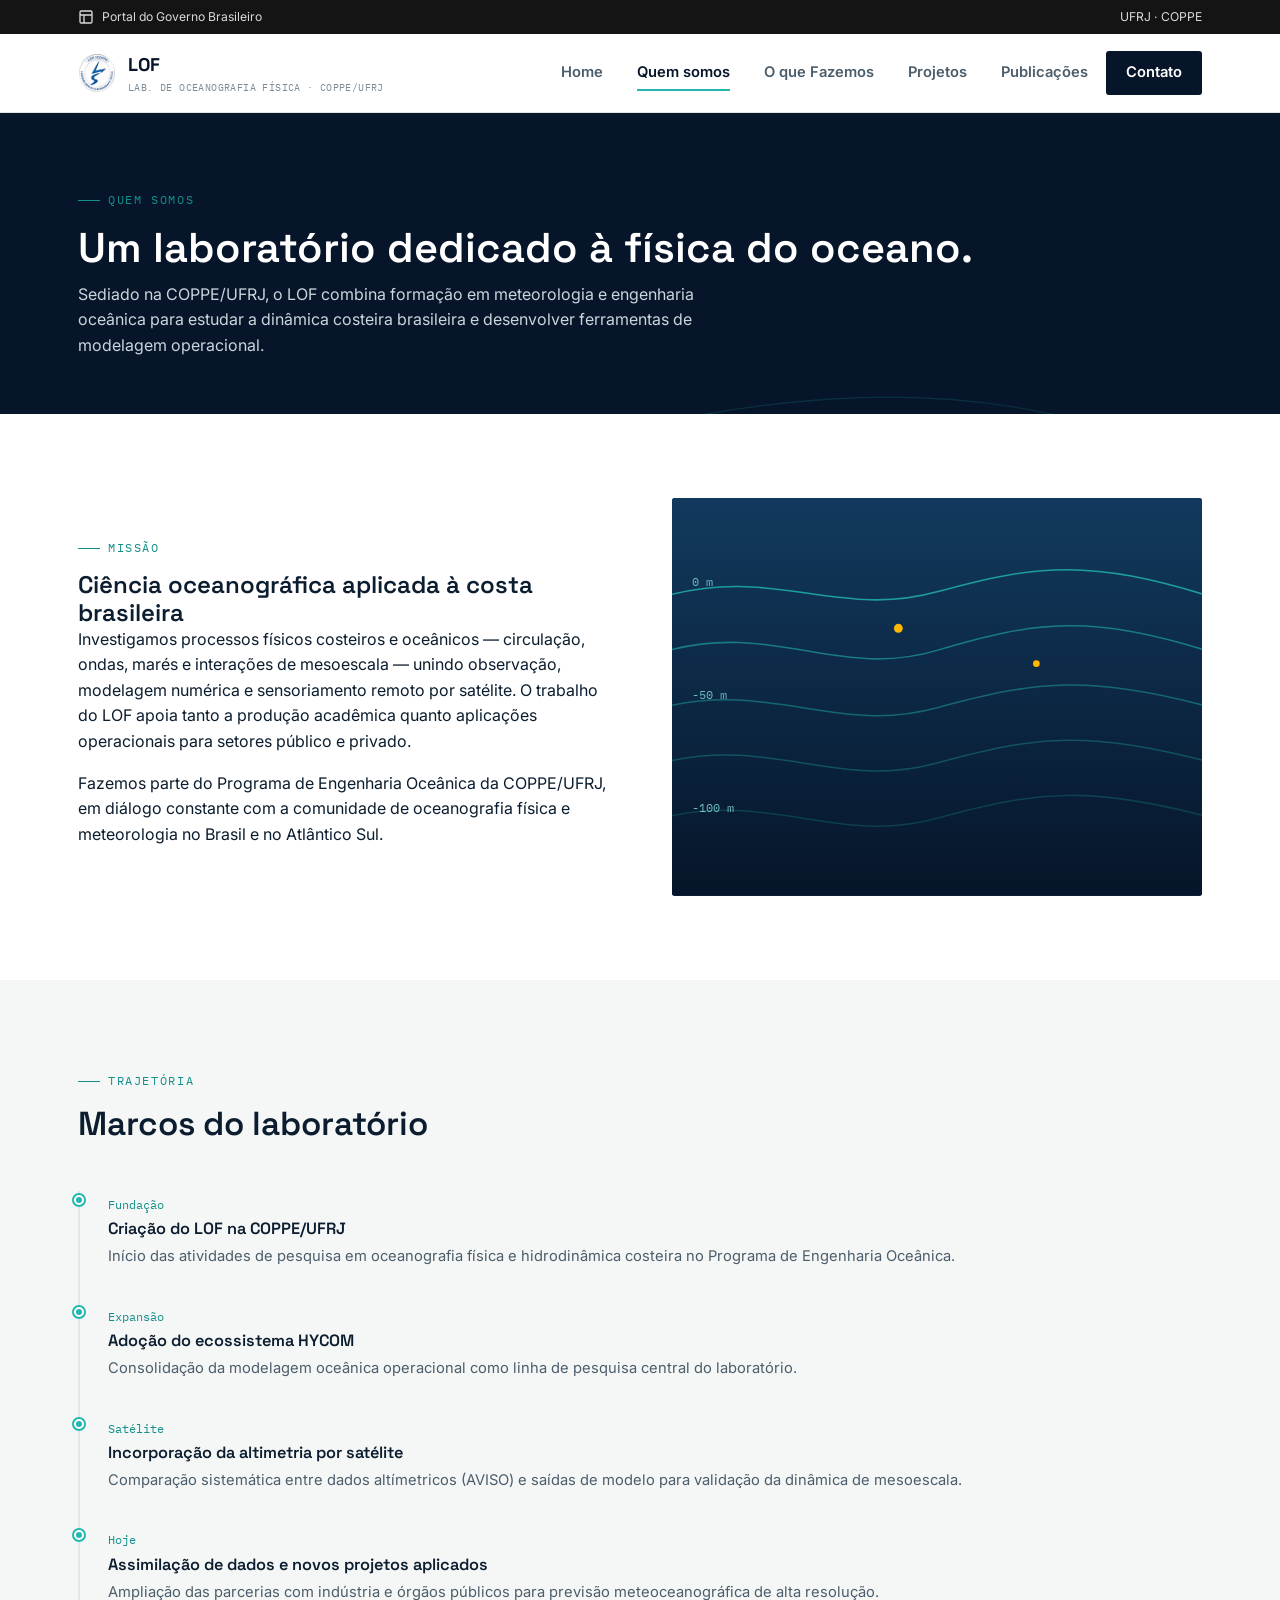
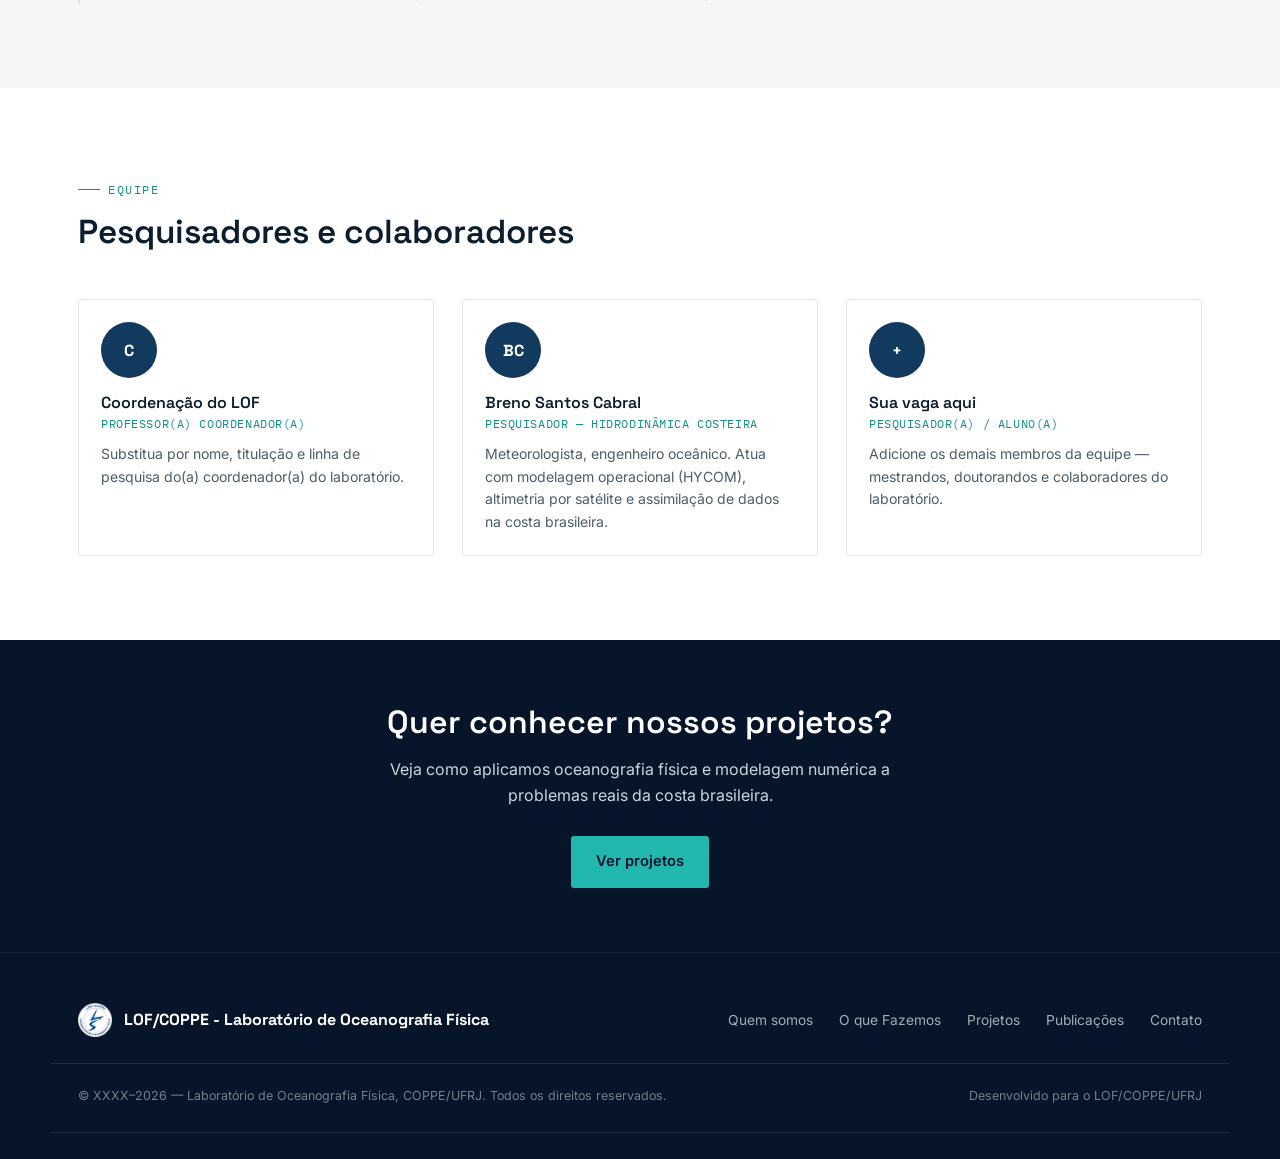
<file: quem-somos.html>
<!DOCTYPE html>
<html lang="pt-BR">
<head>
  <meta charset="UTF-8" />
  <meta name="viewport" content="width=device-width, initial-scale=1.0" />
  <link rel="icon" href="logo_lof_transparent.png" />
  <link rel="preconnect" href="https://fonts.googleapis.com">
  <link rel="preconnect" href="https://fonts.gstatic.com" crossorigin>
  <link href="https://fonts.googleapis.com/css2?family=Space+Grotesk:wght@500;600;700&family=Inter:wght@400;500;600&family=IBM+Plex+Mono:wght@400;500&display=swap" rel="stylesheet">
  <link rel="stylesheet" href="styles.css" />
  <title>Quem somos | LOF/COPPE - Laborat&oacute;rio de Oceanografia F&iacute;sica</title>
  <meta name="description" content="Conhe&ccedil;a o LOF, Laborat&oacute;rio de Oceanografia F&iacute;sica da COPPE/UFRJ: miss&atilde;o, hist&oacute;rico e equipe." />
</head>
<body>
  <div class="gov-bar">
    <div class="container">
      <a href="https://www.gov.br/pt-br" target="_blank" rel="noopener">
        <svg viewBox="0 0 24 24" fill="none" stroke="currentColor" stroke-width="2"><rect x="3" y="3" width="18" height="18" rx="2"/><path d="M3 9h18M9 21V9"/></svg>
        Portal do Governo Brasileiro
      </a>
      <span>UFRJ &middot; COPPE</span>
    </div>
  </div>
  <header class="navbar">
    <div class="container">
      <a href="index.html" class="brand">
        <img src="logo_lof_transparent.png" alt="LOF/COPPE" class="mark" />
        <span>LOF<small>Lab. de Oceanografia Física &middot; COPPE/UFRJ</small></span>
      </a>
      <nav class="nav-links" id="nav-links">
        <a href="index.html">Home</a>
        <a href="quem-somos.html" class="active">Quem somos</a>
        <a href="o-que-fazemos.html">O que Fazemos</a>
        <a href="projetos.html">Projetos</a>
        <a href="publicacoes.html">Publicações</a>
        <a href="#" class="nav-cta" data-open-contact>Contato</a>
      </nav>
      <button class="menu-toggle" id="menu-toggle" aria-label="Abrir menu" aria-expanded="false">
        <span></span><span></span><span></span>
      </button>
    </div>
  </header>
  <section class="page-hero">
    <svg class="contours" viewBox="0 0 800 400" preserveAspectRatio="none" xmlns="http://www.w3.org/2000/svg">
        <path d="M-20 340 C 120 300, 220 380, 340 330 S 560 260, 700 320 S 860 300, 900 330" stroke="#22b8b0" stroke-width="1.4" fill="none"/>
        <path d="M-20 300 C 100 260, 240 330, 360 290 S 580 220, 700 280 S 860 260, 900 290" stroke="#22b8b0" stroke-width="1.2" fill="none"/>
        <path d="M-20 260 C 110 220, 230 280, 350 250 S 590 190, 700 240 S 860 220, 900 250" stroke="#22b8b0" stroke-width="1" fill="none"/>
        <path d="M-20 220 C 120 180, 220 240, 340 210 S 580 160, 700 200 S 860 190, 900 210" stroke="#22b8b0" stroke-width=".8" fill="none"/>
      </svg>
    <div class="container">
      <span class="eyebrow">Quem somos</span>
      <h1>Um laborat&oacute;rio dedicado &agrave; f&iacute;sica do oceano.</h1>
      <p>Sediado na COPPE/UFRJ, o LOF combina forma&ccedil;&atilde;o em meteorologia e engenharia oce&acirc;nica para estudar a din&acirc;mica costeira brasileira e desenvolver ferramentas de modelagem operacional.</p>
    </div>
  </section>

  <section>
    <div class="container">
      <div class="split">
        <div>
          <span class="eyebrow">Miss&atilde;o</span>
          <h2>Ci&ecirc;ncia oceanogr&aacute;fica aplicada &agrave; costa brasileira</h2>
          <p>Investigamos processos f&iacute;sicos costeiros e oce&acirc;nicos &mdash; circula&ccedil;&atilde;o, ondas, mar&eacute;s e intera&ccedil;&otilde;es de mesoescala &mdash; unindo observa&ccedil;&atilde;o, modelagem num&eacute;rica e sensoriamento remoto por sat&eacute;lite. O trabalho do LOF apoia tanto a produ&ccedil;&atilde;o acad&ecirc;mica quanto aplica&ccedil;&otilde;es operacionais para setores p&uacute;blico e privado.</p>
          <p>Fazemos parte do Programa de Engenharia Oce&acirc;nica da COPPE/UFRJ, em di&aacute;logo constante com a comunidade de oceanografia f&iacute;sica e meteorologia no Brasil e no Atl&acirc;ntico Sul.</p>
        </div>
        <div class="depth-figure"><svg viewBox="0 0 480 360" xmlns="http://www.w3.org/2000/svg">
        <defs>
          <linearGradient id="depthGrad" x1="0" y1="0" x2="0" y2="1">
            <stop offset="0" stop-color="#123a5e"/>
            <stop offset="1" stop-color="#061529"/>
          </linearGradient>
        </defs>
        <rect width="480" height="360" fill="url(#depthGrad)"/>
        <g fill="none" stroke="#22b8b0" stroke-width="1.4" opacity=".8">
          <path d="M-10 90 C 90 60,150 110,240 85 S 380 55,490 90"/>
          <path d="M-10 140 C 90 110,150 165,240 138 S 380 105,490 140" opacity=".7"/>
          <path d="M-10 190 C 90 165,150 215,240 190 S 380 160,490 190" opacity=".55"/>
          <path d="M-10 240 C 90 215,150 265,240 240 S 380 210,490 240" opacity=".4"/>
          <path d="M-10 290 C 90 265,150 315,240 290 S 380 260,490 290" opacity=".28"/>
        </g>
        <g fill="#ffb703">
          <circle cx="205" cy="118" r="4"/>
          <circle cx="330" cy="150" r="3"/>
        </g>
        <g font-family="IBM Plex Mono, monospace" font-size="11" fill="#7fd8d2" opacity=".85">
          <text x="18" y="80">0 m</text>
          <text x="18" y="182">-50 m</text>
          <text x="18" y="284">-100 m</text>
        </g>
      </svg></div>
      </div>
    </div>
  </section>

  <section class="section-alt">
    <div class="container">
      <div class="section-head">
        <span class="eyebrow">Trajet&oacute;ria</span>
        <h2>Marcos do laborat&oacute;rio</h2>
      </div>
      <div class="timeline">
        <div class="timeline-item">
          <span class="yr">Funda&ccedil;&atilde;o</span>
          <h4>Cria&ccedil;&atilde;o do LOF na COPPE/UFRJ</h4>
          <p>In&iacute;cio das atividades de pesquisa em oceanografia f&iacute;sica e hidrodin&acirc;mica costeira no Programa de Engenharia Oce&acirc;nica.</p>
        </div>
        <div class="timeline-item">
          <span class="yr">Expans&atilde;o</span>
          <h4>Ado&ccedil;&atilde;o do ecossistema HYCOM</h4>
          <p>Consolida&ccedil;&atilde;o da modelagem oce&acirc;nica operacional como linha de pesquisa central do laborat&oacute;rio.</p>
        </div>
        <div class="timeline-item">
          <span class="yr">Sat&eacute;lite</span>
          <h4>Incorpora&ccedil;&atilde;o da altimetria por sat&eacute;lite</h4>
          <p>Compara&ccedil;&atilde;o sistem&aacute;tica entre dados alt&iacute;metricos (AVISO) e sa&iacute;das de modelo para valida&ccedil;&atilde;o da din&acirc;mica de mesoescala.</p>
        </div>
        <div class="timeline-item">
          <span class="yr">Hoje</span>
          <h4>Assimila&ccedil;&atilde;o de dados e novos projetos aplicados</h4>
          <p>Amplia&ccedil;&atilde;o das parcerias com ind&uacute;stria e &oacute;rg&atilde;os p&uacute;blicos para previs&atilde;o meteoceanogr&aacute;fica de alta resolu&ccedil;&atilde;o.</p>
        </div>
      </div>
    </div>
  </section>

  <section>
    <div class="container">
      <div class="section-head">
        <span class="eyebrow">Equipe</span>
        <h2>Pesquisadores e colaboradores</h2>
      </div>
      <div class="team-grid">
        <div class="member">
          <div class="avatar">C</div>
          <h4>Coordena&ccedil;&atilde;o do LOF</h4>
          <span class="role">Professor(a) coordenador(a)</span>
          <p>Substitua por nome, titula&ccedil;&atilde;o e linha de pesquisa do(a) coordenador(a) do laborat&oacute;rio.</p>
        </div>
        <div class="member">
          <div class="avatar">BC</div>
          <h4>Breno Santos Cabral</h4>
          <span class="role">Pesquisador &mdash; Hidrodin&acirc;mica Costeira</span>
          <p>Meteorologista, engenheiro oce&acirc;nico. Atua com modelagem operacional (HYCOM), altimetria por sat&eacute;lite e assimila&ccedil;&atilde;o de dados na costa brasileira.</p>
        </div>
        <div class="member">
          <div class="avatar">+</div>
          <h4>Sua vaga aqui</h4>
          <span class="role">Pesquisador(a) / Aluno(a)</span>
          <p>Adicione os demais membros da equipe &mdash; mestrandos, doutorandos e colaboradores do laborat&oacute;rio.</p>
        </div>
      </div>
    </div>
  </section>

  <section class="cta-band">
    <div class="container">
      <h2>Quer conhecer nossos projetos?</h2>
      <p>Veja como aplicamos oceanografia f&iacute;sica e modelagem num&eacute;rica a problemas reais da costa brasileira.</p>
      <div class="btn-row">
        <a href="projetos.html" class="btn btn-primary">Ver projetos</a>
      </div>
    </div>
  </section>
  <footer class="footer">
    <div class="container">
      <a href="index.html" class="flogo">
        <img src="logo_lof_transparent.png" alt="LOF/COPPE" class="mark" />
        LOF/COPPE - Laboratório de Oceanografia Física
      </a>
      <nav class="footer-links">
        <a href="quem-somos.html">Quem somos</a>
        <a href="o-que-fazemos.html">O que Fazemos</a>
        <a href="projetos.html">Projetos</a>
        <a href="publicacoes.html">Publicações</a>
        <a href="#" data-open-contact>Contato</a>
      </nav>
    </div>
    <div class="container footer-bottom">
      <span>&copy; XXXX&ndash;<span data-year>2026</span> &mdash; Laboratório de Oceanografia Física, COPPE/UFRJ. Todos os direitos reservados.</span>
      <span>Desenvolvido para o LOF/COPPE/UFRJ</span>
    </div>
  </footer>
  <div class="drawer-backdrop" id="drawer-backdrop"></div>
  <aside class="drawer" id="contact-drawer" role="dialog" aria-modal="true" aria-labelledby="drawer-title">
    <div class="drawer-scroll">
      <div class="drawer-header">
        <h2 id="drawer-title">Fale Conosco</h2>
        <button type="button" class="drawer-close" id="drawer-close" aria-label="Fechar contato"><svg viewBox="0 0 24 24" fill="none" stroke="currentColor" stroke-width="1.8"><path d="M6 6l12 12M18 6L6 18"/></svg></button>
      </div>

      <div class="drawer-body">
        <div class="contact-line"><svg viewBox="0 0 24 24" fill="none" stroke="currentColor" stroke-width="1.8"><path d="M3 6h18v12H3z"/><path d="M3 7l9 6 9-6"/></svg><span>lof@oceanica.ufrj.br</span></div>
        <div class="contact-line"><svg viewBox="0 0 24 24" fill="none" stroke="currentColor" stroke-width="1.8"><path d="M6 3h4l2 5-2.5 1.5a11 11 0 0 0 5 5L16 12l5 2v4a2 2 0 0 1-2 2A16 16 0 0 1 4 5a2 2 0 0 1 2-2z"/></svg><span>+55 21 3938-XXXX</span></div>
        <div class="contact-line"><svg viewBox="0 0 24 24" fill="none" stroke="currentColor" stroke-width="1.8"><path d="M12 21s7-7.2 7-12a7 7 0 1 0-14 0c0 4.8 7 12 7 12z"/><circle cx="12" cy="9" r="2.4"/></svg><span>Av. Athos da Silveira Ramos, Centro de Tecnologia &ndash; Cidade Universit&aacute;ria &ndash; Ilha do Fund&atilde;o<br/>Rio de Janeiro / RJ &ndash; Brasil &ndash; 21.941-611</span></div>
        <p class="drawer-note">*Atualize telefone, sala/bloco e e-mail com os dados oficiais do LOF.</p>

        <form id="contact-form" novalidate>
          <div class="form-row">
            <label for="f-name">Nome</label>
            <input type="text" id="f-name" name="name" placeholder="Seu nome completo" required />
          </div>
          <div class="form-row">
            <label for="f-email">E-mail</label>
            <input type="email" id="f-email" name="email" placeholder="voce@exemplo.com" required />
          </div>
          <div class="form-row">
            <label for="f-subject">Assunto</label>
            <input type="text" id="f-subject" name="subject" placeholder="Sobre o que voc&ecirc; quer falar?" />
          </div>
          <div class="form-row">
            <label for="f-message">Mensagem</label>
            <textarea id="f-message" name="message" rows="4" placeholder="Escreva sua mensagem" required></textarea>
          </div>
          <button type="submit" class="btn btn-primary" style="width:100%; justify-content:center;">Enviar mensagem</button>
          <p id="form-status" class="form-status" role="status" aria-live="polite"></p>
        </form>

        <div class="map-embed-wrap">
          <iframe class="map-embed" loading="lazy" referrerpolicy="no-referrer-when-downgrade"
            src="https://www.google.com/maps?q=COPPE+UFRJ+Cidade+Universit%C3%A1ria+Ilha+do+Fund%C3%A3o+Rio+de+Janeiro&output=embed"
            title="Mapa de localiza&ccedil;&atilde;o do LOF/COPPE - Laborat&oacute;rio de Oceanografia F&iacute;sica"></iframe>
        </div>

        <div class="drawer-partners">
          <span class="eyebrow">Nossos parceiros</span>
          <div class="partner-row">
            <span class="plogo">UFRJ</span>
            <span class="plogo">COPPE</span>
            <span class="plogo">Marinha</span>
            <span class="plogo">CNPq</span>
            <span class="plogo">FAPERJ</span>
          </div>
        </div>
      </div>
    </div>
  </aside>
  <script src="script.js"></script>
</body>
</html>
</file>
<file: styles.css>
/* =========================================================
   LOF/COPPE - Laboratório de Oceanografia Física
   Design tokens
   ========================================================= */
:root{
  /* palette */
  --c-abyss:      #061529;   /* deep ocean — hero / footer bg */
  --c-deep:       #0e2a47;   /* secondary dark */
  --c-deep-2:     #123a5e;
  --c-current:    #22b8b0;   /* teal current accent */
  --c-current-dk: #148f8a;
  --c-buoy:       #ffb703;   /* amber, sparing use */
  --c-foam:       #f5f7f6;   /* light section bg */
  --c-paper:      #ffffff;
  --c-line:       #e1e7e6;
  --c-ink:        #0b1d2e;
  --c-ink-soft:   #4c5d6b;
  --c-ink-faint:  #7c8b96;

  /* type */
  --f-display: 'Space Grotesk', 'Segoe UI', sans-serif;
  --f-body:    'Inter', 'Segoe UI', sans-serif;
  --f-mono:    'IBM Plex Mono', 'Courier New', monospace;

  --radius: 3px;
  --maxw: 1180px;
}

*,*::before,*::after{ box-sizing:border-box; }
html{ scroll-behavior:smooth; }
body{
  margin:0;
  font-family:var(--f-body);
  color:var(--c-ink);
  background:var(--c-paper);
  -webkit-font-smoothing:antialiased;
  line-height:1.6;
}
img{ max-width:100%; display:block; }
a{ color:inherit; text-decoration:none; }
ul{ margin:0; padding:0; list-style:none; }
h1,h2,h3,h4{ font-family:var(--f-display); margin:0; line-height:1.15; font-weight:600; }
p{ margin:0 0 1em; }
.container{ max-width:var(--maxw); margin:0 auto; padding:0 28px; }

.eyebrow{
  font-family:var(--f-mono);
  font-size:.72rem;
  letter-spacing:.14em;
  text-transform:uppercase;
  color:var(--c-current-dk);
  display:inline-flex;
  align-items:center;
  gap:8px;
  margin-bottom:14px;
}
.eyebrow::before{
  content:"";
  width:22px; height:1px;
  background:var(--c-current-dk);
  display:inline-block;
}

/* focus visibility */
a:focus-visible, button:focus-visible, input:focus-visible, textarea:focus-visible{
  outline:2px solid var(--c-current);
  outline-offset:2px;
}
@media (prefers-reduced-motion: reduce){
  *{ animation-duration:0.001ms !important; animation-iteration-count:1 !important; transition-duration:0.001ms !important; scroll-behavior:auto !important; }
}

/* =========================================================
   Barra de governo
   ========================================================= */
.gov-bar{
  background:#141414;
  color:#d9d9d9;
  font-size:.76rem;
}
.gov-bar .container{
  display:flex;
  align-items:center;
  justify-content:space-between;
  height:34px;
}
.gov-bar a{ color:#d9d9d9; display:flex; align-items:center; gap:8px; }
.gov-bar a:hover{ color:#fff; }
.gov-bar svg{ width:16px; height:16px; }

/* =========================================================
   Navbar
   ========================================================= */
.navbar{
  background:var(--c-paper);
  border-bottom:1px solid var(--c-line);
  position:sticky; top:0; z-index:50;
}
.navbar .container{
  display:flex;
  align-items:center;
  justify-content:space-between;
  height:78px;
}
.brand{
  display:flex; align-items:center; gap:12px;
  font-family:var(--f-display); font-weight:700; font-size:1.15rem;
  color:var(--c-abyss);
}
.brand .mark{
  width:38px; height:38px; flex:none;
  object-fit:contain;
}
.brand small{
  display:block;
  font-family:var(--f-mono);
  font-weight:400;
  font-size:.62rem;
  letter-spacing:.04em;
  color:var(--c-ink-faint);
  text-transform:uppercase;
}
.nav-links{
  display:flex; align-items:center; gap:2px;
}
.nav-links a{
  font-family:var(--f-body);
  font-weight:600;
  font-size:.92rem;
  color:var(--c-ink-soft);
  padding:10px 16px;
  border-radius:var(--radius);
  position:relative;
}
.nav-links a:hover{ color:var(--c-abyss); }
.nav-links a.active{ color:var(--c-abyss); }
.nav-links a.active::after{
  content:"";
  position:absolute; left:16px; right:16px; bottom:4px;
  height:2px; background:var(--c-current);
}
.nav-cta{
  background:var(--c-abyss);
  color:#fff !important;
  padding:10px 20px !important;
  border-radius:var(--radius);
}
.nav-cta:hover{ background:var(--c-current-dk); color:#fff; }

.menu-toggle{
  display:none;
  background:none; border:none; cursor:pointer;
  width:40px; height:40px;
  flex-direction:column; align-items:center; justify-content:center; gap:5px;
}
.menu-toggle span{
  width:22px; height:2px; background:var(--c-abyss); display:block;
  transition:transform .25s ease, opacity .25s ease;
}
.menu-toggle.open span:nth-child(1){ transform:translateY(7px) rotate(45deg); }
.menu-toggle.open span:nth-child(2){ opacity:0; }
.menu-toggle.open span:nth-child(3){ transform:translateY(-7px) rotate(-45deg); }

@media (max-width:900px){
  .menu-toggle{ display:flex; }
  .nav-links{
    position:fixed; inset:78px 0 0 0;
    background:var(--c-paper);
    flex-direction:column; align-items:stretch;
    padding:12px 20px 30px;
    gap:0;
    transform:translateY(-8px);
    opacity:0; visibility:hidden;
    transition:opacity .2s ease, transform .2s ease, visibility .2s;
    overflow-y:auto;
    border-top:1px solid var(--c-line);
  }
  .nav-links.open{ opacity:1; visibility:visible; transform:translateY(0); }
  .nav-links a{ padding:16px 4px; border-bottom:1px solid var(--c-line); font-size:1.02rem; }
  .nav-cta{ margin-top:14px; text-align:center; }
}

/* =========================================================
   Hero (canvas current field)
   ========================================================= */
.hero{
  position:relative;
  background:var(--c-abyss);
  color:#fff;
  overflow:hidden;
  min-height:560px;
  display:flex;
  align-items:center;
}
.hero canvas{
  position:absolute; inset:0;
  width:100%; height:100%;
  opacity:.85;
}
.hero .contours{
  position:absolute; inset:0;
  width:100%; height:100%;
  opacity:.18;
  pointer-events:none;
}
.hero .current-label{
  position:absolute;
  left:14%;
  top:18%;
  z-index:2;
  writing-mode:vertical-rl;
  text-orientation:mixed;
  transform:rotate(180deg);
  font-family:var(--f-mono);
  font-size:.68rem;
  letter-spacing:.28em;
  text-transform:uppercase;
  color:rgba(127,216,210,.6);
  pointer-events:none;
  white-space:nowrap;
}
.hero .current-label::after{
  content:"";
  display:inline-block;
  width:1px; height:34px;
  background:rgba(127,216,210,.5);
  margin-top:8px;
}
@media (max-width:760px){
  .hero .current-label{ display:none; }
}
.hero-inner{
  position:relative; z-index:2;
  padding:110px 0 90px;
  max-width:680px;
}
.hero h1{
  font-size:clamp(2.1rem, 4.4vw, 3.4rem);
  margin-bottom:20px;
}
.hero p.lead{
  font-size:1.08rem;
  color:#c9d6dd;
  max-width:560px;
  margin-bottom:32px;
}
.hero .coord{
  font-family:var(--f-mono);
  font-size:.78rem;
  color:var(--c-current);
  letter-spacing:.06em;
}
.btn-row{ display:flex; gap:14px; flex-wrap:wrap; }
.btn{
  display:inline-flex; align-items:center; gap:8px;
  font-family:var(--f-body); font-weight:600; font-size:.92rem;
  padding:13px 24px; border-radius:var(--radius);
  border:1px solid transparent;
  cursor:pointer;
  transition:background .2s ease, color .2s ease, border-color .2s ease, transform .15s ease;
}
.btn-primary{ background:var(--c-current); color:var(--c-abyss); }
.btn-primary:hover{ background:#3fd0c7; transform:translateY(-1px); }
.btn-ghost{ border-color:rgba(255,255,255,.4); color:#fff; }
.btn-ghost:hover{ border-color:#fff; background:rgba(255,255,255,.08); }
.btn-dark{ background:var(--c-abyss); color:#fff; }
.btn-dark:hover{ background:var(--c-current-dk); }

/* generic page hero (interior pages) */
.page-hero{
  background:var(--c-abyss);
  color:#fff;
  padding:70px 0 56px;
  position:relative;
  overflow:hidden;
}
.page-hero .contours{ position:absolute; inset:0; opacity:.16; pointer-events:none; }
.page-hero .container{ position:relative; z-index:2; }
.page-hero h1{ font-size:clamp(1.8rem, 3.4vw, 2.6rem); margin-bottom:10px; }
.page-hero p{ color:#c9d6dd; max-width:620px; margin-bottom:0; }

/* =========================================================
   Sections
   ========================================================= */
section{ padding:84px 0; }
.section-alt{ background:var(--c-foam); }
.section-head{ max-width:640px; margin-bottom:48px; }
.section-head h2{ font-size:clamp(1.5rem,2.6vw,2.1rem); }

/* research lines / cards grid */
.grid{
  display:grid;
  grid-template-columns:repeat(4, 1fr);
  gap:1px;
  background:var(--c-line);
  border:1px solid var(--c-line);
}
.grid-3{ grid-template-columns:repeat(3,1fr); }
.grid-2{ grid-template-columns:repeat(2,1fr); }
.card{
  background:var(--c-paper);
  padding:32px 26px;
  transition:background .2s ease;
}
.card:hover{ background:var(--c-foam); }
.card .icon{
  width:40px; height:40px;
  margin-bottom:20px;
  color:var(--c-current-dk);
}
.card h3{ font-size:1.02rem; margin-bottom:10px; }
.card p{ color:var(--c-ink-soft); font-size:.92rem; margin-bottom:0; }
@media (max-width:900px){ .grid{ grid-template-columns:repeat(2,1fr); } }
@media (max-width:600px){ .grid{ grid-template-columns:1fr; } }

/* about split */
.split{
  display:grid; grid-template-columns:1fr 1fr; gap:64px; align-items:center;
}
@media (max-width:860px){ .split{ grid-template-columns:1fr; gap:36px; } }
.stat-row{ display:flex; gap:36px; margin-top:32px; flex-wrap:wrap; }
.stat b{ display:block; font-family:var(--f-display); font-size:2rem; color:var(--c-abyss); }
.stat span{ font-size:.8rem; color:var(--c-ink-faint); font-family:var(--f-mono); text-transform:uppercase; letter-spacing:.05em; }

.depth-figure{
  position:relative;
  background:var(--c-deep);
  border-radius:var(--radius);
  min-height:360px;
  overflow:hidden;
}
.depth-figure svg{ width:100%; height:100%; display:block; }

/* timeline for "quem somos" */
.timeline{ border-left:2px solid var(--c-line); padding-left:28px; }
.timeline-item{ position:relative; padding-bottom:34px; }
.timeline-item:last-child{ padding-bottom:0; }
.timeline-item::before{
  content:""; position:absolute; left:-34px; top:4px;
  width:10px; height:10px; border-radius:50%;
  background:var(--c-current); border:2px solid var(--c-paper); outline:2px solid var(--c-current);
}
.timeline-item .yr{ font-family:var(--f-mono); font-size:.78rem; color:var(--c-current-dk); }
.timeline-item h4{ font-size:1.02rem; margin:4px 0 6px; }
.timeline-item p{ color:var(--c-ink-soft); font-size:.92rem; margin:0; }

/* team */
.team-grid{
  display:grid; grid-template-columns:repeat(3,1fr); gap:28px;
}
@media (max-width:820px){ .team-grid{ grid-template-columns:repeat(2,1fr); } }
@media (max-width:560px){ .team-grid{ grid-template-columns:1fr; } }
.member{ border:1px solid var(--c-line); padding:22px; border-radius:var(--radius); }
.member .avatar{
  width:56px; height:56px; border-radius:50%;
  background:var(--c-deep-2); color:#fff;
  display:flex; align-items:center; justify-content:center;
  font-family:var(--f-display); font-weight:700;
  margin-bottom:16px;
}
.member h4{ font-size:1rem; margin-bottom:2px; }
.member .role{ font-family:var(--f-mono); font-size:.72rem; color:var(--c-current-dk); text-transform:uppercase; letter-spacing:.05em; margin-bottom:10px; display:block; }
.member p{ font-size:.88rem; color:var(--c-ink-soft); margin:0; }

/* projects */
.filter-row{ display:flex; gap:10px; flex-wrap:wrap; margin-bottom:36px; }
.filter-btn{
  font-family:var(--f-mono); font-size:.76rem; text-transform:uppercase; letter-spacing:.04em;
  padding:9px 16px; border:1px solid var(--c-line); border-radius:20px;
  background:var(--c-paper); cursor:pointer; color:var(--c-ink-soft);
  transition:all .15s ease;
}
.filter-btn:hover{ border-color:var(--c-current-dk); color:var(--c-abyss); }
.filter-btn.active{ background:var(--c-abyss); border-color:var(--c-abyss); color:#fff; }

.project-list{ display:flex; flex-direction:column; }
.project-row{
  display:grid; grid-template-columns:120px 1fr auto; gap:24px; align-items:center;
  padding:26px 0; border-bottom:1px solid var(--c-line);
}
.project-row:first-child{ border-top:1px solid var(--c-line); }
.project-row .yr{ font-family:var(--f-mono); color:var(--c-current-dk); font-size:.86rem; }
.project-row h4{ font-size:1.05rem; margin-bottom:6px; }
.project-row p{ color:var(--c-ink-soft); font-size:.88rem; margin:0; }
.tag{
  font-family:var(--f-mono); font-size:.68rem; text-transform:uppercase; letter-spacing:.05em;
  color:var(--c-ink-faint); border:1px solid var(--c-line); border-radius:20px; padding:4px 10px;
  white-space:nowrap;
}
@media (max-width:760px){
  .project-row{ grid-template-columns:1fr; gap:8px; }
  .project-row .tag{ justify-self:start; }
}

/* publications */
.pub-search{
  display:flex; gap:10px; margin-bottom:30px; flex-wrap:wrap;
}
.pub-search input{
  flex:1; min-width:220px;
  font-family:var(--f-body); font-size:.94rem;
  padding:12px 16px; border:1px solid var(--c-line); border-radius:var(--radius);
}
.pub-list{ display:flex; flex-direction:column; gap:0; }
.pub-item{
  padding:22px 0; border-bottom:1px solid var(--c-line);
  display:grid; grid-template-columns:70px 1fr; gap:22px;
}
.pub-item:first-child{ border-top:1px solid var(--c-line); }
.pub-item .yr{ font-family:var(--f-mono); font-size:1rem; color:var(--c-abyss); font-weight:600; }
.pub-item h4{ font-size:.98rem; margin-bottom:6px; }
.pub-item .authors{ font-size:.85rem; color:var(--c-ink-soft); margin-bottom:4px; }
.pub-item .venue{ font-size:.82rem; color:var(--c-ink-faint); font-style:italic; }
.pub-empty{ padding:40px 0; color:var(--c-ink-faint); font-family:var(--f-mono); font-size:.86rem; display:none; }
@media (max-width:560px){ .pub-item{ grid-template-columns:1fr; gap:6px; } }

/* CTA band */
.cta-band{
  background:var(--c-abyss); color:#fff; padding:64px 0; text-align:center;
}
.cta-band h2{ font-size:clamp(1.4rem,2.6vw,2rem); margin-bottom:16px; }
.cta-band p{ color:#c9d6dd; max-width:520px; margin:0 auto 28px; }
.cta-band .btn-row{ justify-content:center; }

/* =========================================================
   Contato (mirrors reference site)
   ========================================================= */
.contact-band{
  background:var(--c-abyss); color:#fff;
}
.contact-band .container{
  display:grid; grid-template-columns:1fr 1fr; gap:0;
}
@media (max-width:900px){ .contact-band .container{ grid-template-columns:1fr; } }
.contact-info{ padding:70px 40px 70px 0; }
@media (max-width:900px){ .contact-info{ padding:56px 0 20px; } }
.contact-info h2{ font-size:1.8rem; margin-bottom:30px; }
.contact-line{
  display:flex; align-items:flex-start; gap:16px; margin-bottom:24px;
  font-size:.96rem; color:#dbe4e8;
}
.contact-line svg{ flex:none; width:22px; height:22px; margin-top:2px; color:var(--c-current); }
.contact-form{ padding:70px 0 70px 40px; border-left:1px solid rgba(255,255,255,.12); }
@media (max-width:900px){ .contact-form{ padding:20px 0 56px; border-left:none; border-top:1px solid rgba(255,255,255,.12); } }
.form-row{ margin-bottom:18px; }
.form-row label{
  display:block; font-family:var(--f-mono); font-size:.72rem; letter-spacing:.05em;
  text-transform:uppercase; color:#9fb0b8; margin-bottom:8px;
}
.form-row input, .form-row textarea{
  width:100%; background:rgba(255,255,255,.06); border:1px solid rgba(255,255,255,.2);
  color:#fff; padding:12px 14px; font-family:var(--f-body); font-size:.94rem; border-radius:var(--radius);
}
.form-row input::placeholder, .form-row textarea::placeholder{ color:#7f92a0; }
.form-row input:focus, .form-row textarea:focus{ border-color:var(--c-current); outline:none; }
.form-status{ font-family:var(--f-mono); font-size:.8rem; margin-top:6px; min-height:1.2em; }
.form-status.ok{ color:var(--c-current); }
.form-status.err{ color:#ff8080; }

.map-embed{ height:340px; width:100%; border:0; filter:grayscale(.3) contrast(1.05); }
.map-embed-wrap{ border-top:1px solid var(--c-line); }

.partners{ padding:56px 0; text-align:center; }
.partners .eyebrow{ display:flex; justify-content:center; margin:0 auto 30px; }
.partner-row{
  display:flex; align-items:center; justify-content:center; gap:52px; flex-wrap:wrap;
  filter:grayscale(1); opacity:.6;
}
.partner-row .plogo{
  font-family:var(--f-display); font-weight:700; font-size:1rem; color:var(--c-ink-soft);
  border:1px solid var(--c-line); padding:10px 18px; border-radius:var(--radius);
}

/* =========================================================
   Painel de Contato (drawer sobreposto)
   Não é uma página — abre por cima do conteúdo atual e fecha
   sem navegação, preservando a posição de rolagem da página.
   ========================================================= */
.drawer-backdrop{
  position:fixed; inset:0;
  background:rgba(6,21,41,.55);
  z-index:90;
  opacity:0;
  visibility:hidden;
  pointer-events:none;
  transition:opacity .28s ease, visibility .28s ease;
}
.drawer-backdrop.open{ opacity:1; visibility:visible; pointer-events:auto; }

.drawer{
  position:fixed;
  top:0; right:0;
  height:100vh;
  width:min(460px, 92vw);
  background:var(--c-abyss);
  color:#fff;
  z-index:91;
  box-shadow:-18px 0 40px rgba(6,21,41,.35);
  transform:translateX(100%);
  transition:transform .32s cubic-bezier(.32,.72,0,1);
  display:flex;
  flex-direction:column;
  visibility:hidden;
}
.drawer.open{ transform:translateX(0); visibility:visible; }

.drawer-scroll{
  overflow-y:auto;
  height:100%;
  padding:0 34px 46px;
}
.drawer-header{
  position:sticky; top:0;
  background:var(--c-abyss);
  display:flex; align-items:center; justify-content:space-between;
  padding:26px 0 20px;
  border-bottom:1px solid rgba(255,255,255,.12);
  margin-bottom:26px;
  z-index:2;
}
.drawer-header h2{ font-size:1.35rem; }
.drawer-close{
  background:rgba(255,255,255,.08);
  border:1px solid rgba(255,255,255,.18);
  color:#fff;
  width:36px; height:36px;
  border-radius:50%;
  display:flex; align-items:center; justify-content:center;
  cursor:pointer;
  flex:none;
  transition:background .2s ease, transform .2s ease;
}
.drawer-close svg{ width:16px; height:16px; }
.drawer-close:hover{ background:var(--c-current-dk); transform:rotate(90deg); }

.drawer-body .contact-line{ margin-bottom:20px; }
.drawer-note{ font-family:var(--f-mono); font-size:.72rem; color:#7f92a0; margin:-4px 0 28px; }
.drawer-body form{ margin-bottom:34px; }
.drawer-body .map-embed-wrap{ border-top:none; border-radius:var(--radius); overflow:hidden; margin-bottom:34px; }
.drawer-body .map-embed{ height:200px; }
.drawer-partners{ text-align:left; padding-top:6px; border-top:1px solid rgba(255,255,255,.1); }
.drawer-partners .eyebrow{ color:var(--c-current); }
.drawer-partners .eyebrow::before{ background:var(--c-current); }
.drawer-partners .partner-row{ justify-content:flex-start; gap:14px; filter:none; opacity:1; }
.drawer-partners .plogo{ color:#c9d6dd; border-color:rgba(255,255,255,.18); font-size:.8rem; padding:7px 12px; }

@media (max-width:480px){
  .drawer-scroll{ padding:0 22px 36px; }
}

/* =========================================================
   Footer
   ========================================================= */
.footer{
  background:var(--c-abyss); color:#9fb0b8; padding:50px 0 26px;
  border-top:1px solid rgba(255,255,255,.08);
}
.footer .container{
  display:flex; justify-content:space-between; align-items:center; flex-wrap:wrap; gap:20px;
  padding-bottom:26px; border-bottom:1px solid rgba(255,255,255,.1);
}
.footer .flogo{ display:flex; align-items:center; gap:12px; color:#fff; font-family:var(--f-display); font-weight:700; }
.footer .flogo .mark{ width:34px; height:34px; object-fit:contain; }
.footer-links{ display:flex; gap:26px; flex-wrap:wrap; }
.footer-links a{ font-size:.86rem; color:#9fb0b8; }
.footer-links a:hover{ color:#fff; }
.footer-bottom{
  padding-top:22px; display:flex; justify-content:space-between; flex-wrap:wrap; gap:10px;
  font-size:.78rem; color:#71828c;
}
.footer-bottom .container{ border:none; padding:0; display:flex; justify-content:space-between; width:100%; flex-wrap:wrap; gap:10px; }

/* utility */
.text-center{ text-align:center; }
.mt-0{ margin-top:0; }
</file>
